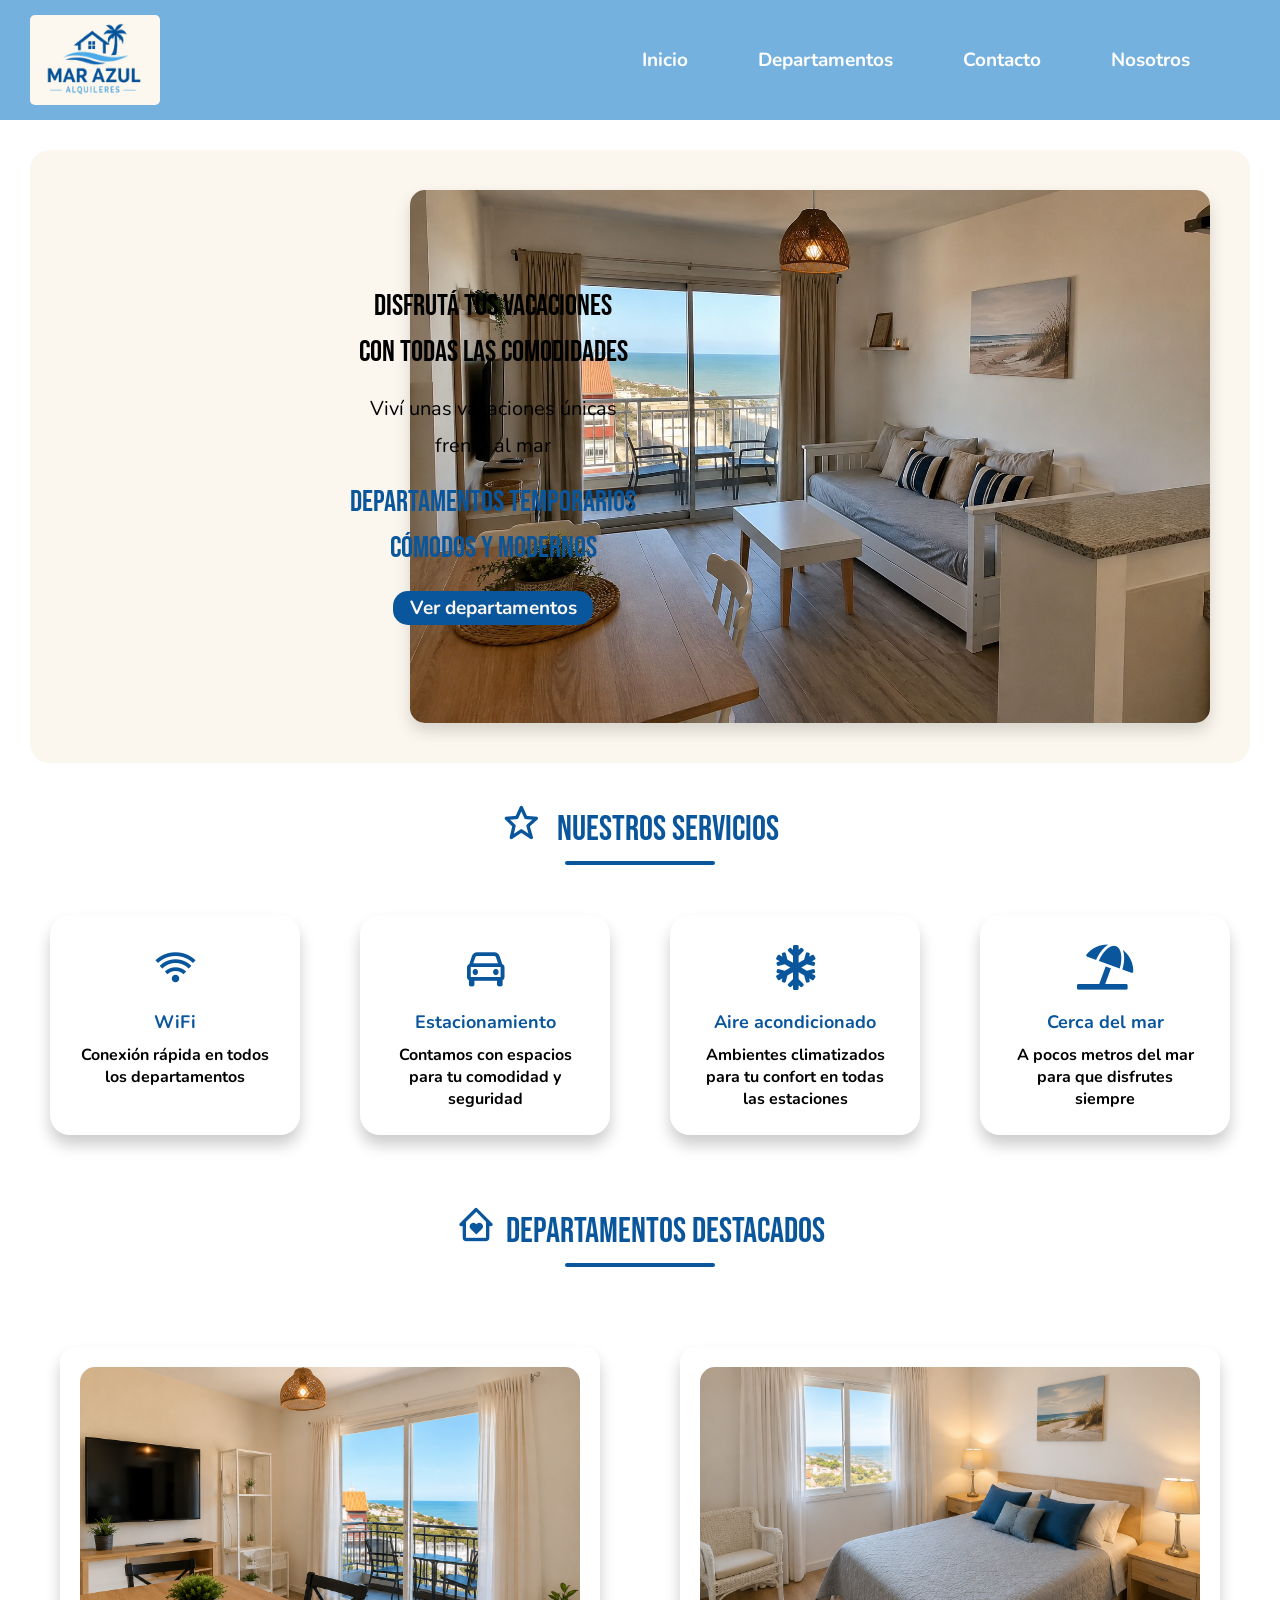
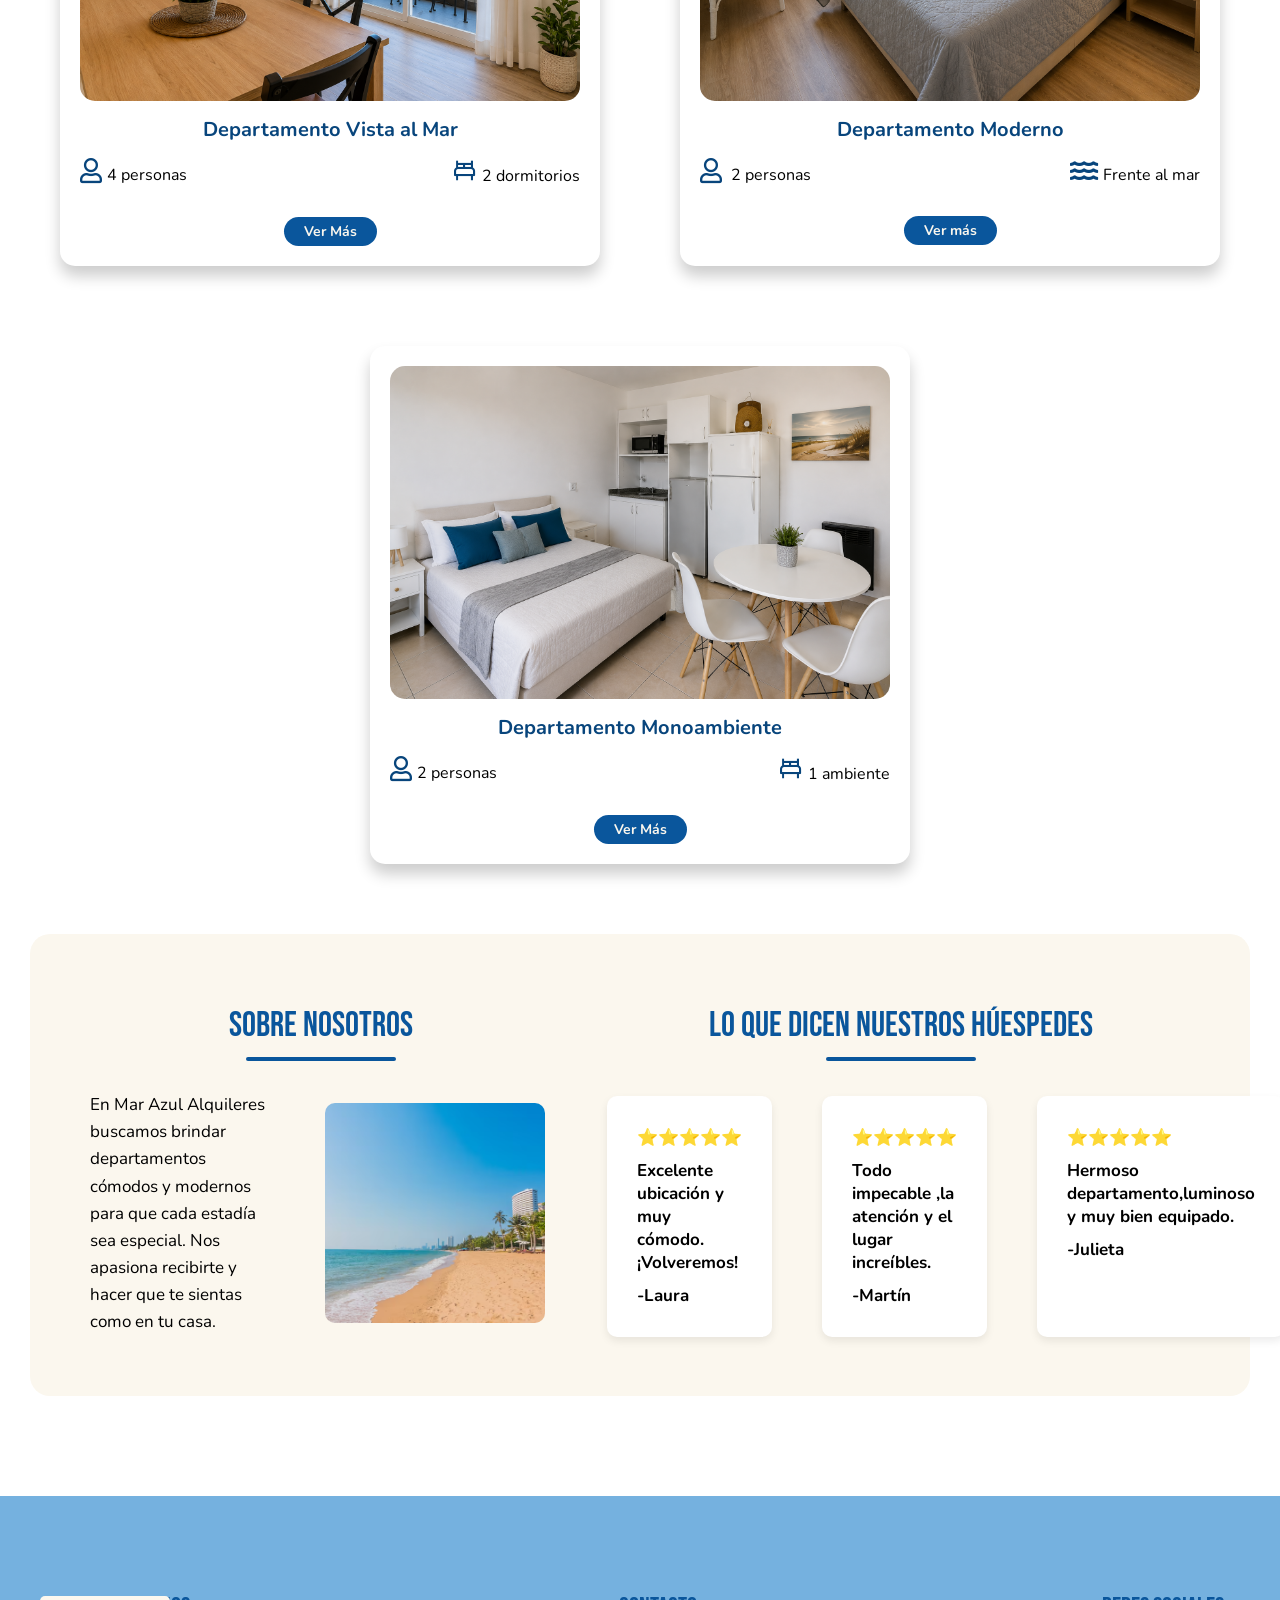
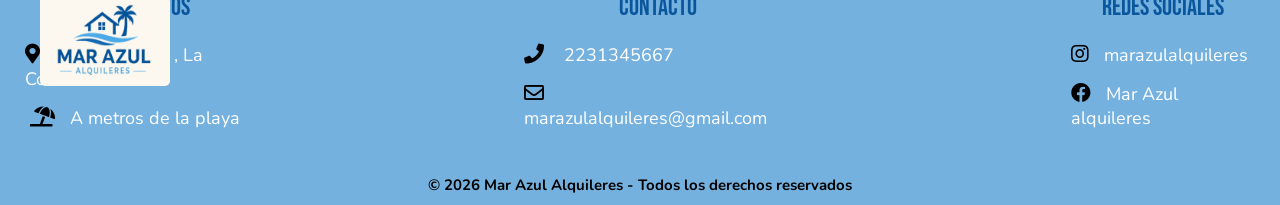
<file: index.html>
<!DOCTYPE html>
<html lang="es">

<head>
    <meta charset="UTF-8">
    <meta name="viewport" content="width=device-width, initial-scale=1.0">
    <title>Mar Azul - Departamentos - Inicio</title>

    <!--ICONOS-->
    <link href='https://unpkg.com/boxicons@2.1.4/css/boxicons.min.css' rel='stylesheet'>
    <link rel="stylesheet" href="https://cdnjs.cloudflare.com/ajax/libs/font-awesome/5.15.4/css/all.min.css">

    <!--ESTILOS CSS-->
    <link rel="stylesheet" href="styles.css">

    <!--TIPOGRAFÍAS DE GOOGLE FONTS-->
    <link href="https://fonts.googleapis.com/css2?family=Nunito:wght@400;700&display=swap" rel="stylesheet">
    <link href="https://fonts.googleapis.com/css2?family=Bebas+Neue&display=swap" rel="stylesheet">

    <!--FAVICON-->
    <link rel="icon" type="image/png" href="/img/favicon-96x96.png">
</head>

<body>

    <header>
        <nav>
            <!--LOGO-->
            <img src="/img/Logo.png" alt="Logo Mar Azul">

            <!--MENÚ DE NAVEGACIÓN-->
            <ul>
                <li>
                    <a href="index.html">Inicio</a>
                </li>

                <li>
                    <a href="departamentos.html">Departamentos</a>
                </li>

                <li>
                    <a href="contacto.html">Contacto</a>
                </li>

                <li>
                    <a href="nosotros.html">Nosotros</a>
                </li>

            </ul>
        </nav>
    </header>

    <html>
        <!--INICIO-->

        <section class="inicio">

            <div class="inicio-texto">

                <div class="texto1">
                    <p>Disfrutá tus vacaciones</p>
                    <p>con todas las comodidades</p>
                </div>

                <div class="texto2">
                    <p>Viví unas vacaciones únicas</p>
                    <p> frente al mar</p>
                </div>

                <div class="texto3">
                    <p>Departamentos temporarios</p>
                    <p>cómodos y modernos </p>
                </div>

                <a href="departamentos.html">Ver departamentos</a>
            </div>

            <div class="inicio-img">
                <img src="img/imagen-inicio.png" alt="departamento">
            </div>

        </section>


        <!--SERVICIOS-->

        <section class="servicios">

            <h1><i class='bx bx-star'></i> NUESTROS SERVICIOS</h1>

            <div class="contenedor-servicios">

                <!--SERVICIO 1-->
                <article class="servicio">

                    <i class='bx bx-wifi'></i>
                    <h4>WiFi</h4>
                    <p>Conexión rápida en todos los departamentos</p>

                </article>

                <!-- SERVICIO 2-->
                <article class="servicio">

                    <i class='bx bx-car'></i>
                    <h4>Estacionamiento</h4>
                    <p>Contamos con espacios para tu comodidad y seguridad</p>

                </article>

                <!--SERVICIO 3-->
                <article class="servicio">

                    <i class="fas fa-snowflake"></i>
                    <h4>Aire acondicionado</h4>
                    <p>Ambientes climatizados para tu confort en todas las estaciones</p>

                </article>


                <!--SERVICIO 4-->
                <article class="servicio">

                    <i class="fas fa-umbrella-beach"></i>
                    <h4>Cerca del mar </h4>
                    <p>A pocos metros del mar para que disfrutes siempre</p>

                </article>

            </div>

        </section>


        <!--DEPARTAMENTOS DESTACADOS-->

        <section class="departamentos-destacados">

            <h2><i class='bx bx-home-heart'></i>DEPARTAMENTOS DESTACADOS</h2>

            <div class="contenedor-deptodestacados">

                <!--DEPARTAMENTO 1-->

                <article class="depto-destacado">

                    <img src="/img/deptodestacado1.png" alt="Departamento destacado">

                    <div class="info-depto">

                        <h4>Departamento Vista al Mar</h4>

                        <div class="datos-depto">

                            <p><i class="far fa-user"></i>4 personas</p>

                            <p><i class='bx bx-bed'></i>2 dormitorios</p>

                        </div>

                        <a href="/Departamentos/vista_al_mar.html">Ver Más</a>
                    </div>

                </article>



                <!--DEPARTAMENTO 2-->

                <article class="depto-destacado">

                    <img src="/img/deptodestacado2.png" alt="Departamento destacado">

                    <div class="info-depto">

                        <h4>Departamento Moderno</h4>

                        <div class="datos-depto">

                            <p><i class="far fa-user"></i> 2 personas</p>

                            <p><i class="fas fa-water"></i>Frente al mar</p>

                        </div>

                        <a href="/Departamentos/moderno.html">Ver más</a>

                    </div>

                </article>


                <!--DEPARTAMENTO 3-->

                <article class="depto-destacado">

                    <img src="/img/deptodestacado3.png" alt="Departamento destacado">

                    <div class="info-depto">

                        <h4>Departamento Monoambiente</h4>

                        <div class="datos-depto">

                            <p><i class="far fa-user"></i>2 personas</p>

                            <p><i class='bx bx-bed'></i>1 ambiente</p>

                        </div>

                        <a href="/Departamentos/monoambiente.html">Ver Más</a>
                    </div>

                </article>

            </div>

        </section>


        <!--INFORMACIÓN PARA EL CLIENTE-->

        <section class="informacion-cliente">

            <!--SOBRE NOSOTROS-->

            <div class="sobre-nosotros">

                <h2>SOBRE NOSOTROS</h2>

                <div class="contenido-nosotros">

                    <p>En Mar Azul Alquileres buscamos brindar departamentos cómodos y modernos para que cada estadía
                        sea
                        especial.
                        Nos apasiona recibirte y hacer que te sientas como en tu casa.
                    </p>
                    <img src="/img/playa.png" alt="paisaje de playa">

                </div>

            </div>
          
        </main>

            <!--OPINIONES DE HÚESPEDES-->

            <div class="opiniones-huespedes">

                <h2>LO QUE DICEN NUESTROS HÚESPEDES</h2>

                <div class="contenedor-opiniones">

                    <!--HÚESPED 1 -->

                    <article class="huesped">
                        <p>⭐⭐⭐⭐⭐</p>
                        <p>Excelente ubicación y muy cómodo.¡Volveremos!</p>
                        <p>-Laura</p>
                    </article>

                    <!--HÚESPED 2 -->

                    <article class="huesped">
                        <p>⭐⭐⭐⭐⭐</p>
                        <p>Todo impecable ,la atención y el lugar increíbles.</p>
                        <p>-Martín</p>
                    </article>

                    <!--HÚESPED 3 -->

                    <article class="huesped">
                        <p>⭐⭐⭐⭐⭐</p>
                        <p>Hermoso departamento,luminoso y muy bien equipado.</p>
                        <p>-Julieta</p>

                    </article>

                </div>
            </div>
        </section>
    


    <!--PIE DE PÁGINA-->

    <footer>

        <!--LOGO-->

        <img src="/img/Logo.png" alt="Logo Mar Azul">

        <div class="footer">

            <!--UBICACIÓN-->

            <div class="footer-ubicacion">

                <h4>ENCONTRANOS</h4>

                <a href="#"><i class="fas fa-map-marker-alt"></i>San Clemente , La Costa</a>

                <p><i class="fas fa-umbrella-beach"></i>A metros de la playa</p>

            </div>

            <!--CONTACTO-->

            <div class="footer-contacto">

                <h4>CONTACTO</h4>

                <a href="#"><i class="fas fa-phone"></i> 2231345667</a>

                <a href="#"><i class="far fa-envelope"></i>marazulalquileres@gmail.com</a>

            </div>

            <!--REDES SOCIALES-->

            <div class="footer-redes">

                <h4>REDES SOCIALES</h4>

                <a href="#"><i class="fab fa-instagram"></i>marazulalquileres</a>

                <a href="#"><i class="fab fa-facebook"></i>Mar Azul alquileres</a>

            </div>

        </div>
        <p>© 2026 Mar Azul Alquileres - Todos los derechos reservados</p>

    </footer>
</body>

</html>
</file>
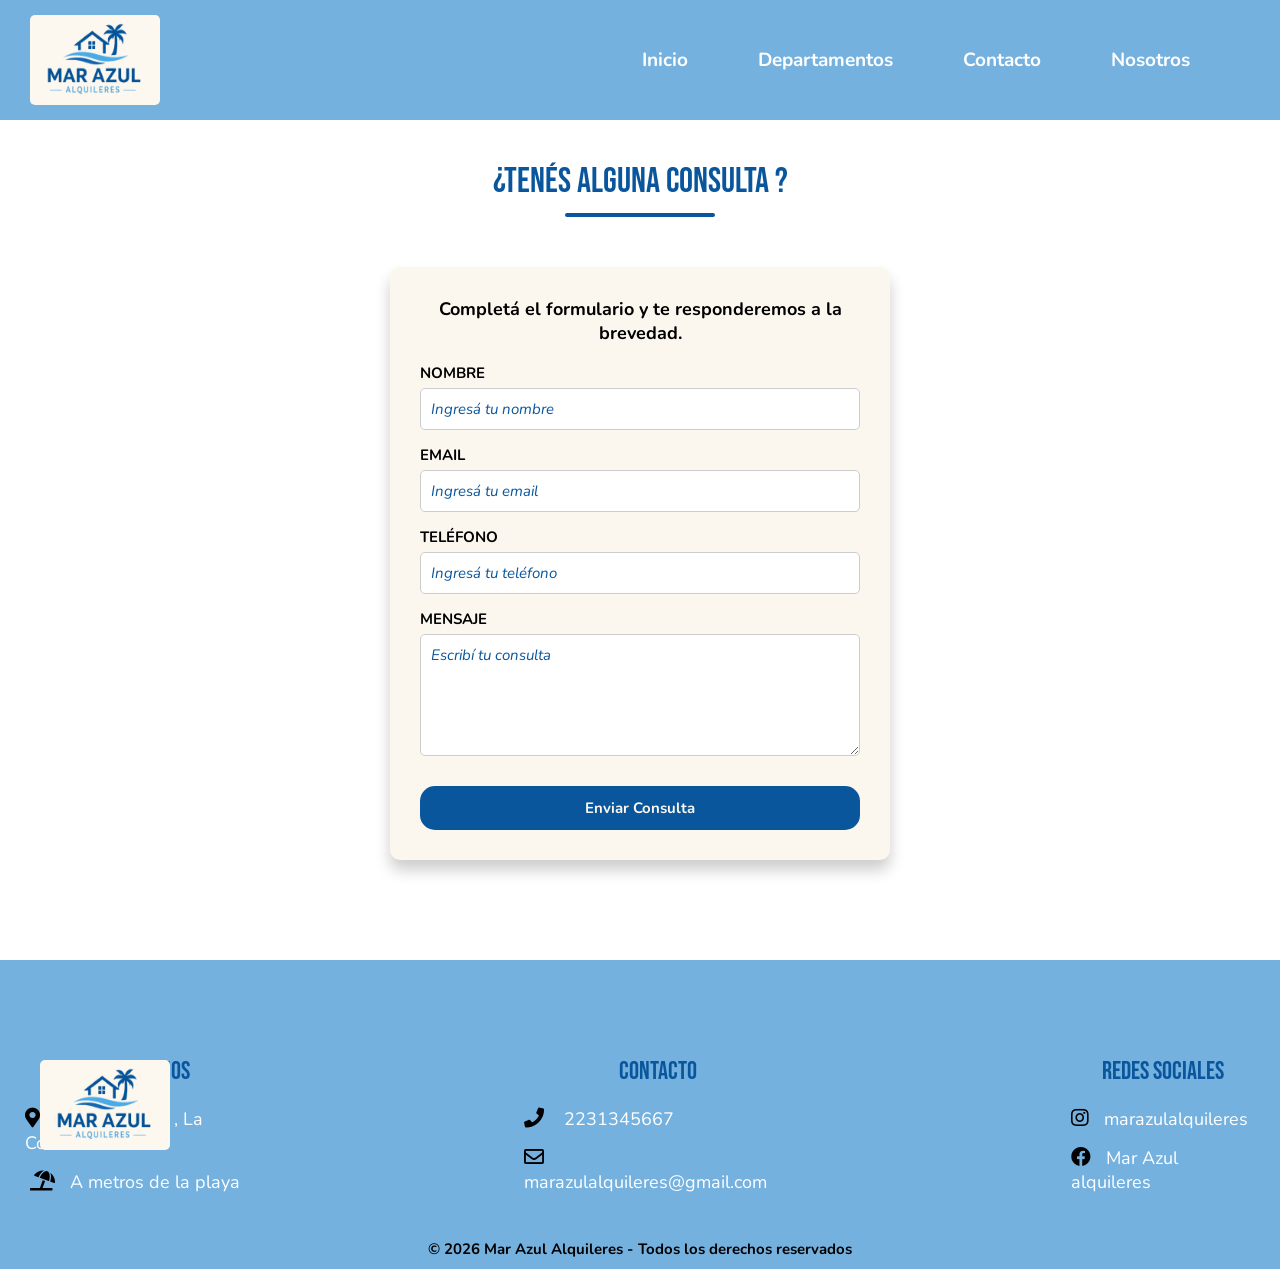
<file: contacto.html>
<!DOCTYPE html>
<html lang="es">

<head>
    <meta charset="UTF-8">
    <meta name="viewport" content="width=device-width, initial-scale=1.0">
    <title>Mar Azul - Departamentos - Contacto</title>

    <!--ICONOS-->
    <link href='https://unpkg.com/boxicons@2.1.4/css/boxicons.min.css' rel='stylesheet'>
    <link rel="stylesheet" href="https://cdnjs.cloudflare.com/ajax/libs/font-awesome/5.15.4/css/all.min.css">

     <!--ESTILOS CSS-->
    <link rel="stylesheet" href="styles.css">

    <!--TIPOGRAFÍAS DE GOOGLE FONTS-->
    <link href="https://fonts.googleapis.com/css2?family=Nunito:wght@400;700&display=swap" rel="stylesheet">
    <link href="https://fonts.googleapis.com/css2?family=Bebas+Neue&display=swap" rel="stylesheet">

    <!--FAVICON-->
    <link rel="icon" type="image/png" href="/img/favicon-96x96.png">

</head>

<body>

    <header>
        <nav>
            <!--LOGO-->
            <img src="/img/Logo.png" alt="Logo Mar Azul">

            <!--MENÚ DE NAVEGACIÓN-->
            <ul>
                <li>
                    <a href="index.html">Inicio</a>
                </li>

                <li>
                    <a href="departamentos.html">Departamentos</a>
                </li>

                <li>
                    <a href="contacto.html">Contacto</a>
                </li>

                <li>
                    <a href="nosotros.html">Nosotros</a>
                </li>

            </ul>
        </nav>
    </header>



    <main>

        <!--FORMULARIO DE CONSULTAS-->

        <section class="contacto">

            <form action="#" method="post" >

                <h1>¿Tenés alguna consulta ?</h1>

                <div class="formulario-contacto">
                <p class="texto-formulario">Completá el formulario y te responderemos a la brevedad.</p>

                <!--NOMBRE-->
                 
                <label for="name">Nombre</label>
                <input type="text" id="nombre" placeholder="Ingresá tu nombre" required>

                <!--EMAIL-->

                <label for="email">Email</label>
                <input type="email" id="email" placeholder="Ingresá tu email" required>

                <!--TELÉFONO-->

                <label for="telefono">Teléfono</label>
                <input type="tel" id="telefono" placeholder="Ingresá tu teléfono">

                <!--MENSAJE-->

                <label for="mensaje">Mensaje</label>

                <textarea id="mensaje" placeholder="Escribí tu consulta" rows="5"></textarea>

                <!--BOTÓN-->

                <button type="submit">Enviar Consulta</button>

                </div>
            </form>

        </section>
    </main>


     <!--PIE DE PÁGINA-->

    <footer>

        <!--LOGO-->

        <img src="/img/Logo.png" alt="Logo Mar Azul">

        <div class="footer">

            <!--UBICACIÓN-->

            <div class="footer-ubicacion">

                <h4>ENCONTRANOS</h4>

                <a href="#"><i class="fas fa-map-marker-alt"></i>San Clemente , La Costa</a>

                <p><i class="fas fa-umbrella-beach"></i>A metros de la playa</p>

            </div>

            <!--CONTACTO-->

            <div class="footer-contacto">

                <h4>CONTACTO</h4>

                <a href="#"><i class="fas fa-phone"></i> 2231345667</a>

                <a href="#"><i class="far fa-envelope"></i>marazulalquileres@gmail.com</a>

            </div>

            <!--REDES SOCIALES-->

            <div class="footer-redes">

                <h4>REDES SOCIALES</h4>

                <a href="#"><i class="fab fa-instagram"></i>marazulalquileres</a>

                <a href="#"><i class="fab fa-facebook"></i>Mar Azul alquileres</a>

            </div>

        </div>
        <p>© 2026 Mar Azul Alquileres - Todos los derechos reservados</p>

    </footer>
</body>

</html>
</file>
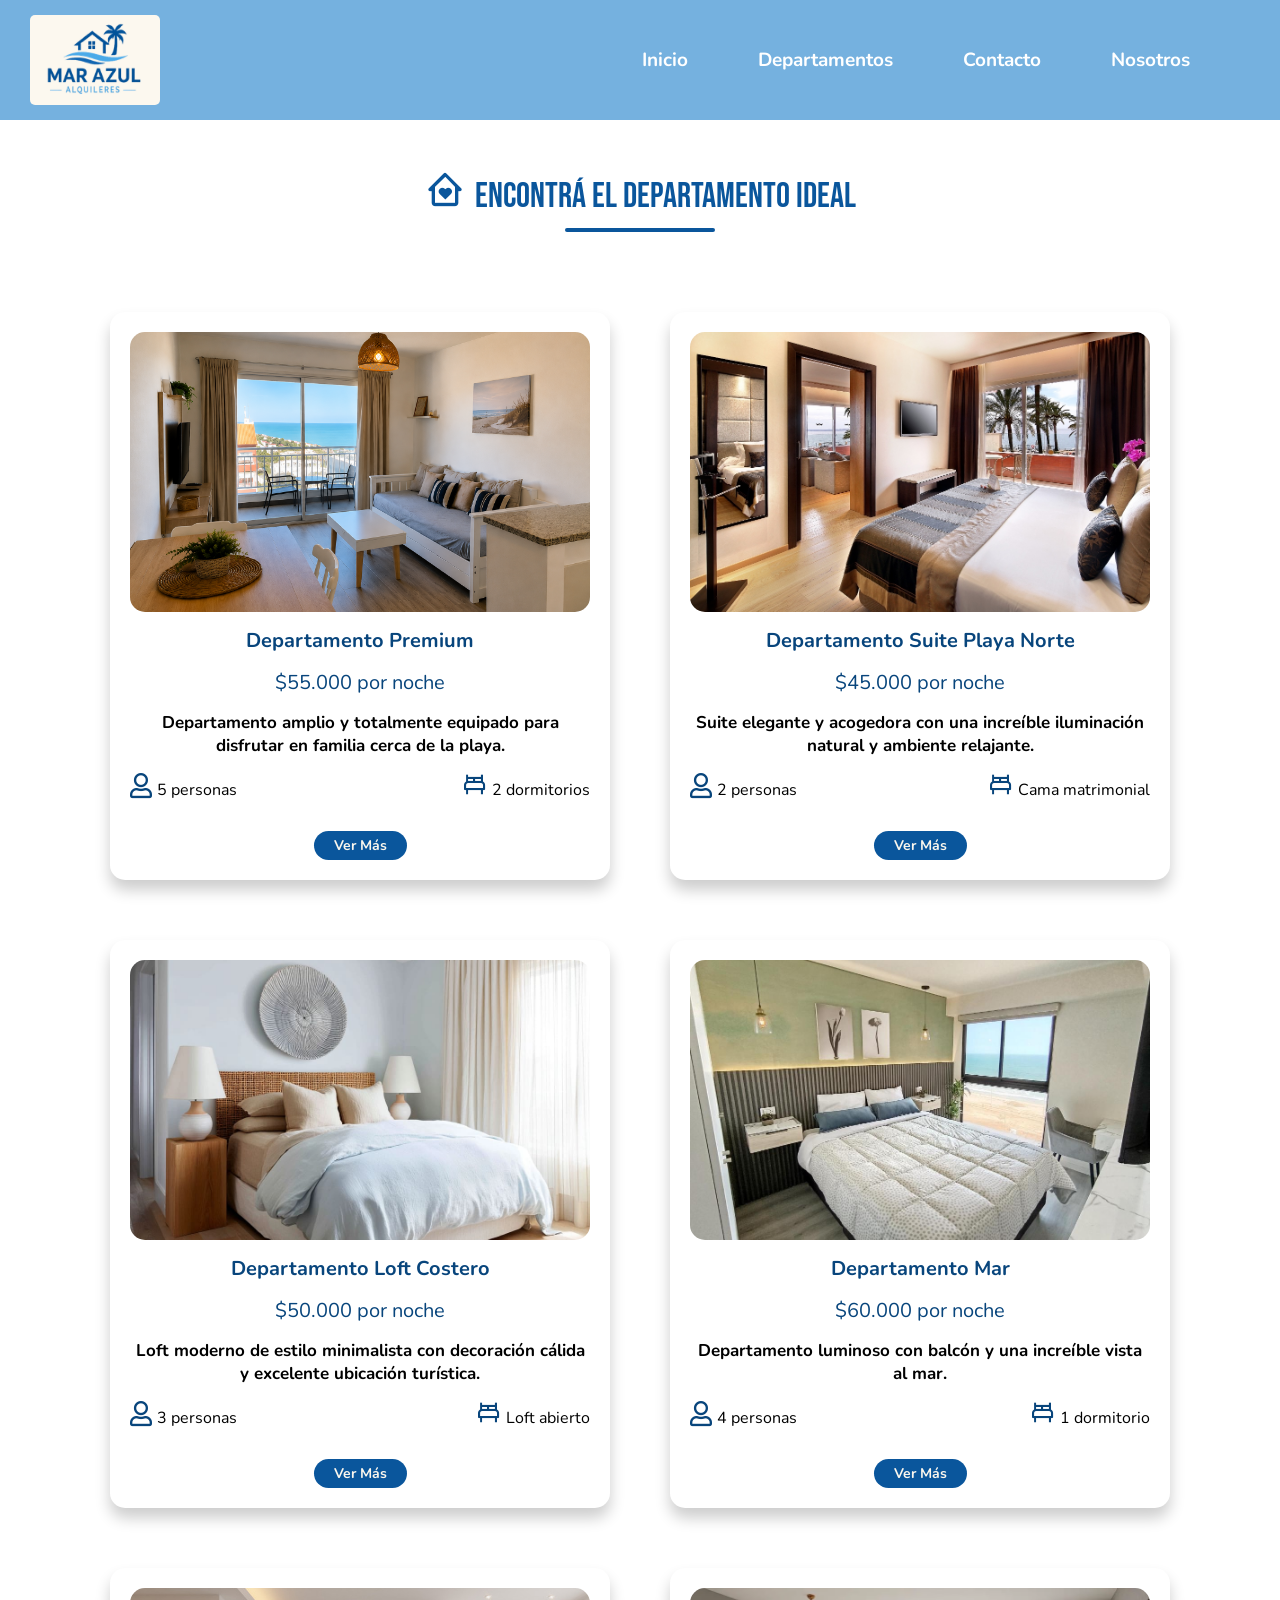
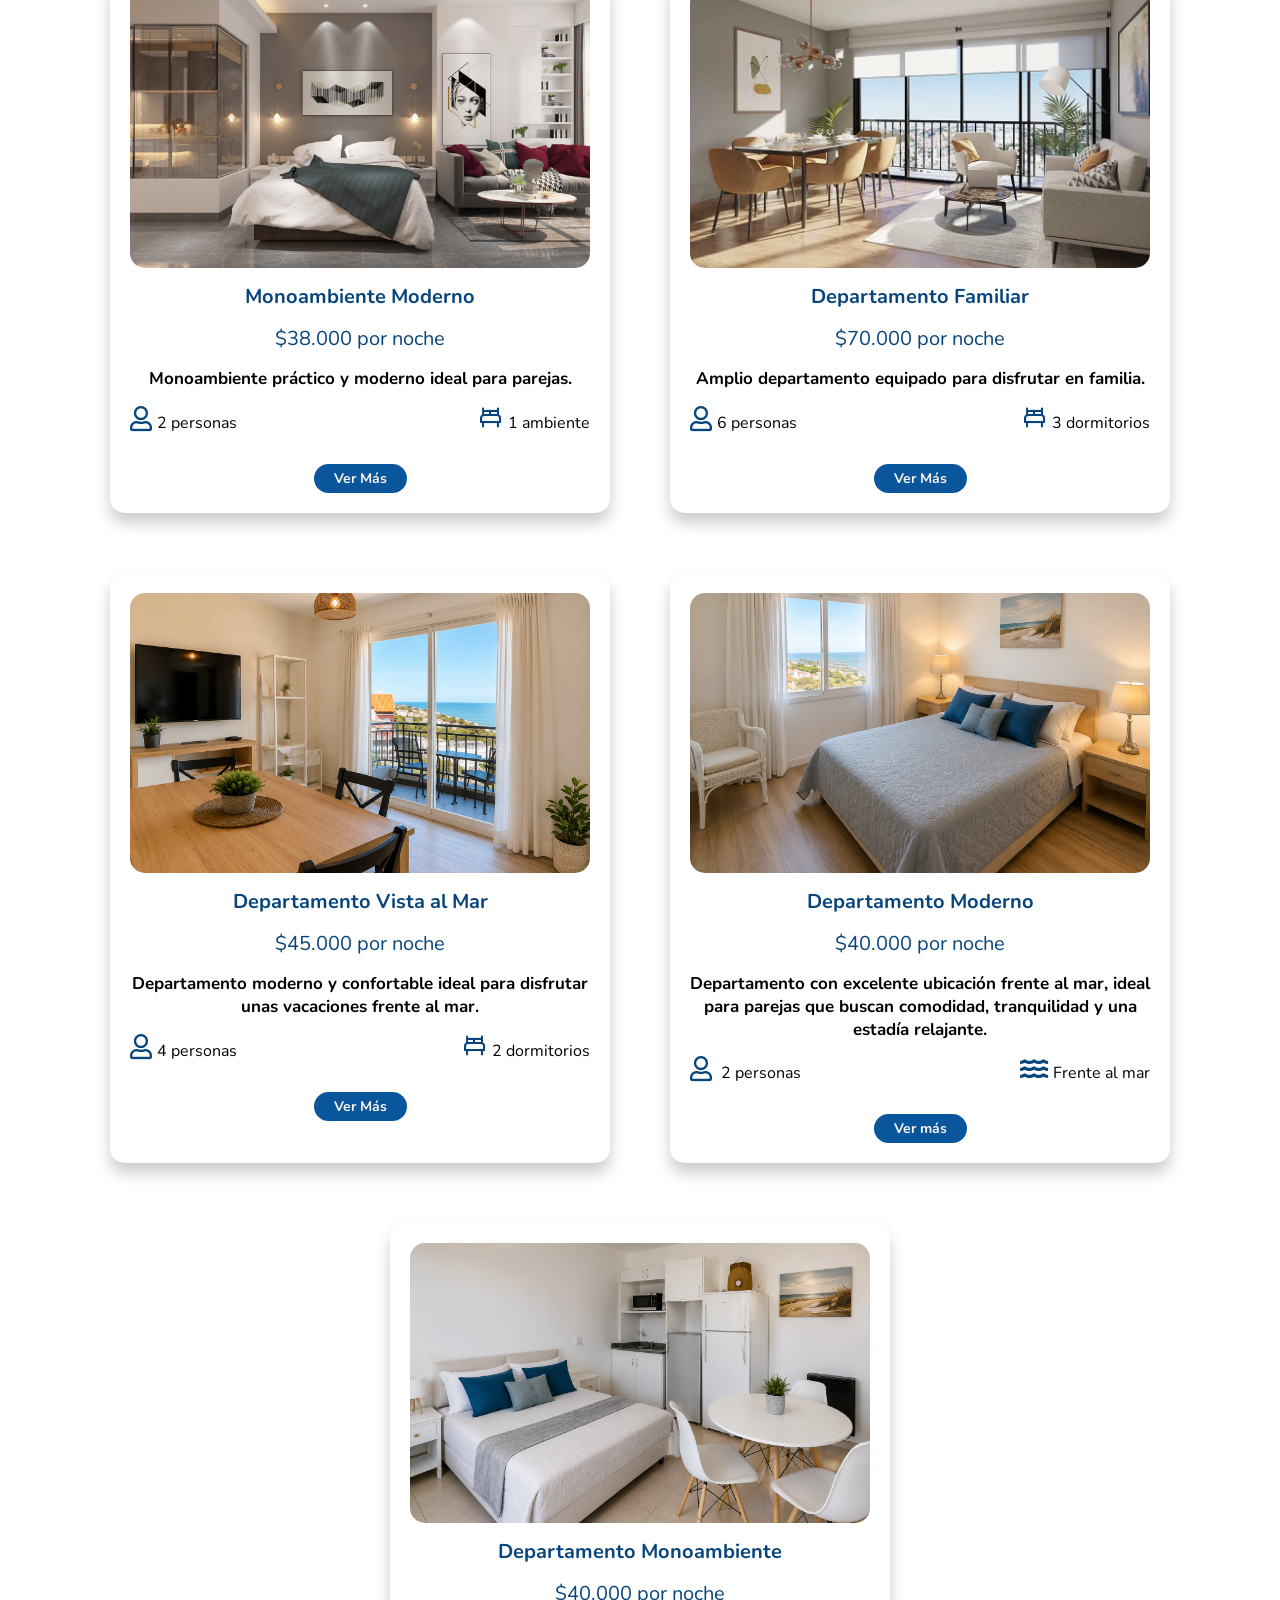
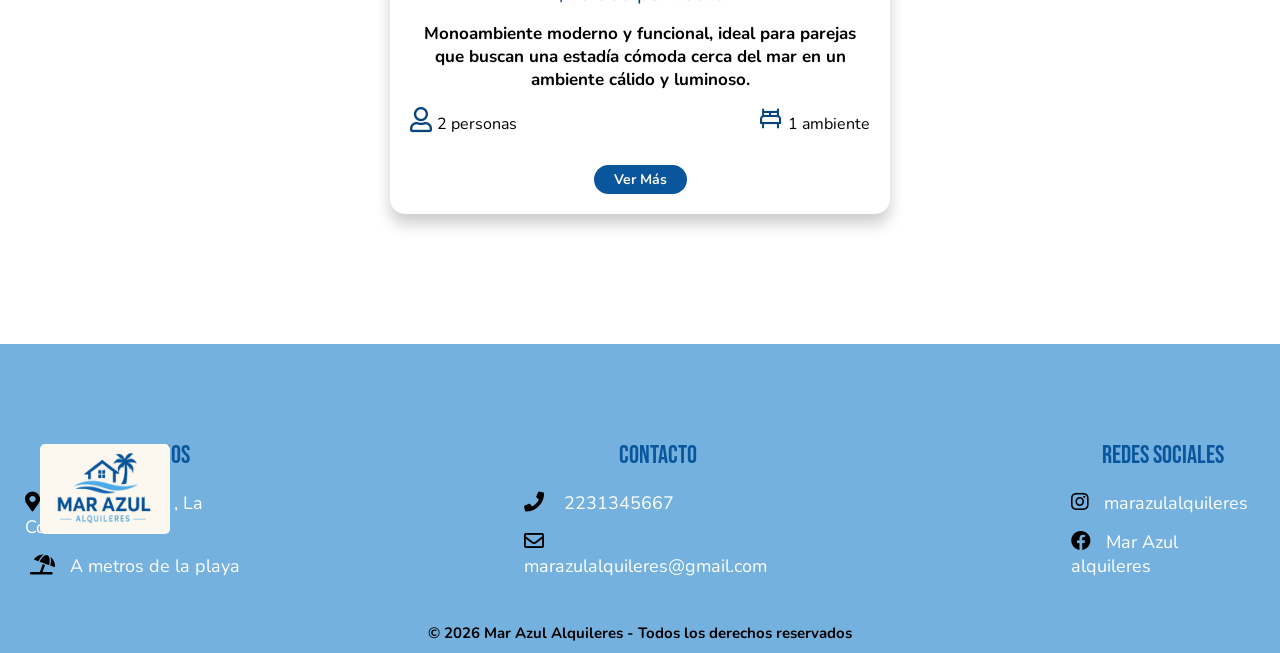
<file: departamentos.html>
<!DOCTYPE html>
<html lang="es">

<head>
    <meta charset="UTF-8">
    <meta name="viewport" content="width=device-width, initial-scale=1.0">
    <title>Mar Azul - Departamentos</title>

    <!--ICONOS-->
    <link href='https://unpkg.com/boxicons@2.1.4/css/boxicons.min.css' rel='stylesheet'>
    <link rel="stylesheet" href="https://cdnjs.cloudflare.com/ajax/libs/font-awesome/5.15.4/css/all.min.css">

    <!--ESTILOS CSS-->
    <link rel="stylesheet" href="styles.css">

    <!--TIPOGRAFÍAS DE GOOGLE FONTS-->
    <link href="https://fonts.googleapis.com/css2?family=Nunito:wght@400;700&display=swap" rel="stylesheet">
    <link href="https://fonts.googleapis.com/css2?family=Bebas+Neue&display=swap" rel="stylesheet">

    <!--FAVICON-->
    <link rel="icon" type="image/png" href="/img/favicon-96x96.png">

</head>

<body>


    <header>
        <nav>
            <!--LOGO-->
            <img src="/img/Logo.png" alt="Logo Mar Azul">

            <!--MENÚ DE NAVEGACIÓN-->
            <ul>
                <li>
                    <a href="index.html">Inicio</a>
                </li>

                <li>
                    <a href="departamentos.html">Departamentos</a>
                </li>

                <li>
                    <a href="contacto.html">Contacto</a>
                </li>

                <li>
                    <a href="nosotros.html">Nosotros</a>
                </li>

            </ul>
        </nav>
    </header>


    <main>

        <!--DEPARTAMENTOS-->

        <section class="departamentos">

            <h1><i class='bx bx-home-heart'></i>ENCONTRÁ EL DEPARTAMENTO IDEAL</h1>

            <div class="contenedor-departamentos">

                <!--DEPARTAMENTO-->

                <article class="departamento">

                    <img src="/img/departamentopremiun.png" alt="Departamento Premium">

                    <div class="info-depto">

                        <h4>Departamento Premium</h4>

                        <p class="precio">$55.000 por noche</p>

                        <p class="depto-descripcion">
                            Departamento amplio y totalmente equipado para disfrutar en familia cerca de la playa.
                        </p>

                        <div class="datos-depto">

                            <p><i class="far fa-user"></i>5 personas</p>

                            <p><i class='bx bx-bed'></i>2 dormitorios</p>

                        </div>
                        <a href="/Departamentos/premiun.html">Ver Más</a>

                    </div>

                </article>

                <!--DEPARTAMENTO-->

                <article class="departamento">

                    <img src="/img/suiteplayanorte.png" alt="Departamento Suite Playa Norte">

                    <div class="info-depto">

                        <h4>Departamento Suite Playa Norte</h4>

                        <p class="precio">$45.000 por noche</p>

                        <p class="depto-descripcion">
                            Suite elegante y acogedora con una increíble iluminación natural y ambiente relajante.
                        </p>
                         
                        <div class="datos-depto">

                        <p><i class="far fa-user"></i>2 personas</p>

                        <p><i class='bx bx-bed'></i>Cama matrimonial</p>

                        </div>

                        <a href="/Departamentos/suite_playa_norte.html">Ver Más</a>

                    </div>

                </article>


                <!--DEPARTAMENTO-->

                <article class="departamento">

                    <img src="/img/loftcostero.png" alt="Departamento Loft Costero">

                    <div class="info-depto">

                        <h4>Departamento Loft Costero</h4>
                        <p class="precio">$50.000 por noche</p>

                        <p class="depto-descripcion">
                            Loft moderno de estilo minimalista con decoración cálida y excelente ubicación turística.
                        </p>

                        <div class="datos-depto">

                        <p><i class="far fa-user"></i>3 personas</p>

                        <p><i class='bx bx-bed'></i>Loft abierto</p>

                        </div>

                        <a href="/Departamentos/loft_costero.html">Ver Más</a>

                    </div>

                </article>


                <!--DEPARTAMENTO-->
                <article class="departamento">

                    <img src="/img/Departamentovistaalmar.jpg" alt="Departamento  Mar">

                    <div class="info-depto">

                        <h4>Departamento  Mar</h4>

                        <p class="precio">$60.000 por noche</p>

                        <p class="depto-descripcion">
                            Departamento luminoso con balcón y una increíble vista al mar.
                        </p>

                        <div class="datos-depto">

                        <p><i class="far fa-user"></i>4 personas</p>

                        <p><i class='bx bx-bed'></i>1 dormitorio</p>

                        </div>

                        <a href="/Departamentos/mar.html">Ver Más</a>

                    </div>

                </article>


                <!--DEPARTAMENTO-->
                <article class="departamento">

                    <img src="/img/Monoambientemoderno.jpg" alt="Monoambiente Moderno">

                    <div class="info-depto">

                        <h4>Monoambiente Moderno</h4>

                        <p class="precio">$38.000 por noche</p>

                        <p class="depto-descripcion">
                            Monoambiente práctico y moderno ideal para parejas.
                        </p>
                         
                        <div class="datos-depto">

                        <p><i class="far fa-user"></i>2 personas</p>

                        <p><i class='bx bx-bed'></i>1 ambiente</p>

                        </div>

                        <a href="/Departamentos/monoambiente_moderno.html">Ver Más</a>

                    </div>

                </article>



                <!--DEPARTAMENTO-->
                <article class="departamento">

                    <img src="/img/departamentofamiliar.png" alt="Departamento Familiar">

                    <div class="info-depto">

                        <h4>Departamento Familiar</h4>

                        <p class="precio">$70.000 por noche</p>

                        <p class="depto-descripcion ">

                            Amplio departamento equipado para disfrutar en familia.
                        </p>
                        
                        <div class="datos-depto">

                        <p><i class="far fa-user"></i>6 personas</p>

                        <p><i class='bx bx-bed'></i>3 dormitorios</p>

                        </div>

                        <a href="/Departamentos/familiar.html">Ver Más</a>

                    </div>

                </article>


                <!--DEPARTAMENTO -->

                <article class="departamento">

                    <img src="/img/deptodestacado1.png" alt="Departamento Vista al Mar">

                    <div class="info-depto">

                        <h4>Departamento Vista al Mar</h4>

                        <p class="precio">$45.000 por noche</p>

                        <p class="depto-descripcion">
                            Departamento moderno y confortable ideal para disfrutar unas vacaciones frente al mar.
                        </p>
                        
                        <div class="datos-depto">

                        <p><i class="far fa-user"></i>4 personas</p>

                        <p><i class='bx bx-bed'></i>2 dormitorios</p>

                        </div>

                        <a href="/Departamentos/vista_al_mar.html">Ver Más</a>
                    </div>

                </article>


                <!--DEPARTAMENTO -->

                <article class="departamento">

                    <img src="/img/deptodestacado2.png" alt="Departamento Moderno">

                    <div class="info-depto">

                        <h4>Departamento Moderno</h4>

                        <p class="precio">$40.000 por noche</p>

                        <p class="depto-descripcion" >
                            Departamento con excelente ubicación frente al mar, ideal para parejas que buscan
                            comodidad, tranquilidad y una estadía relajante.
                        </p>
                         
                        <div class="datos-depto">

                        <p><i class="far fa-user"></i> 2 personas</p>

                        <p><i class="fas fa-water"></i>Frente al mar</p>

                        </div>

                        <a href="/Departamentos/moderno.html">Ver más</a>

                    </div>

                </article>

                <!--DEPARTAMENTO -->

                <article class="departamento">

                    <img src="/img/deptodestacado3.png" alt="Departamento Monoambiente">

                    <div class="info-depto">

                        <h4>Departamento Monoambiente</h4>

                        <p class="precio">$40.000 por noche</p>

                        <p class="depto-descripcion">
                            Monoambiente moderno y funcional, ideal para parejas que buscan una estadía cómoda cerca del
                            mar en un ambiente cálido y luminoso.
                        </p>
                        
                        <div class="datos-depto">

                        <p><i class="far fa-user"></i>2 personas</p>

                        <p><i class='bx bx-bed'></i>1 ambiente</p>

                        </div>

                        <a href="/Departamentos/monoambiente.html">Ver Más</a>
                    </div>

                </article>
            </div>


        </section>

    </main>


    <!--PIE DE PÁGINA-->

    <footer>

        <!--LOGO-->

        <img src="/img/Logo.png" alt="Logo Mar Azul">

        <div class="footer">

            <!--UBICACIÓN-->

            <div class="footer-ubicacion">

                <h4>ENCONTRANOS</h4>

                <a href="#"><i class="fas fa-map-marker-alt"></i>San Clemente , La Costa</a>

                <p><i class="fas fa-umbrella-beach"></i>A metros de la playa</p>

            </div>

            <!--CONTACTO-->

            <div class="footer-contacto">

                <h4>CONTACTO</h4>

                <a href="#"><i class="fas fa-phone"></i> 2231345667</a>

                <a href="#"><i class="far fa-envelope"></i>marazulalquileres@gmail.com</a>

            </div>

            <!--REDES SOCIALES-->

            <div class="footer-redes">

                <h4>REDES SOCIALES</h4>

                <a href="#"><i class="fab fa-instagram"></i>marazulalquileres</a>

                <a href="#"><i class="fab fa-facebook"></i>Mar Azul alquileres</a>

            </div>

        </div>
        <p>© 2026 Mar Azul Alquileres - Todos los derechos reservados</p>

    </footer>

</body>

</html>
</file>
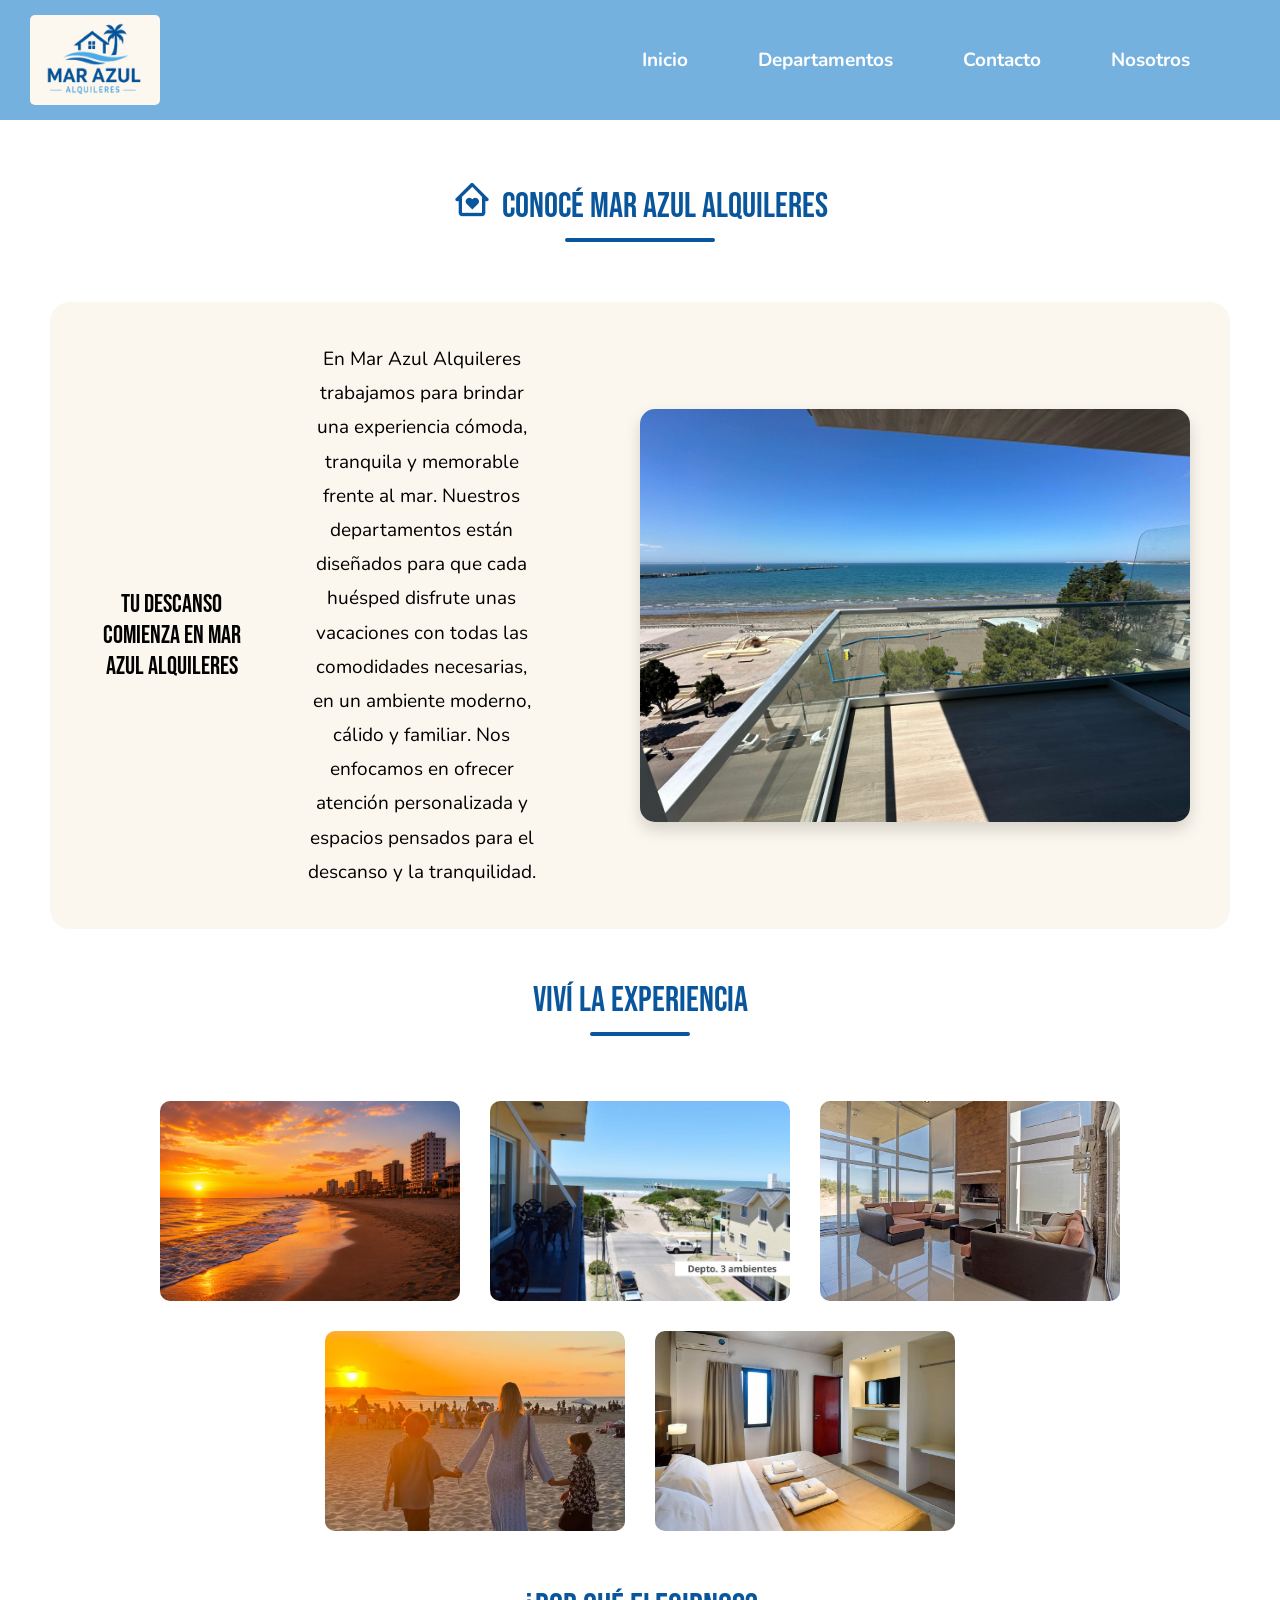
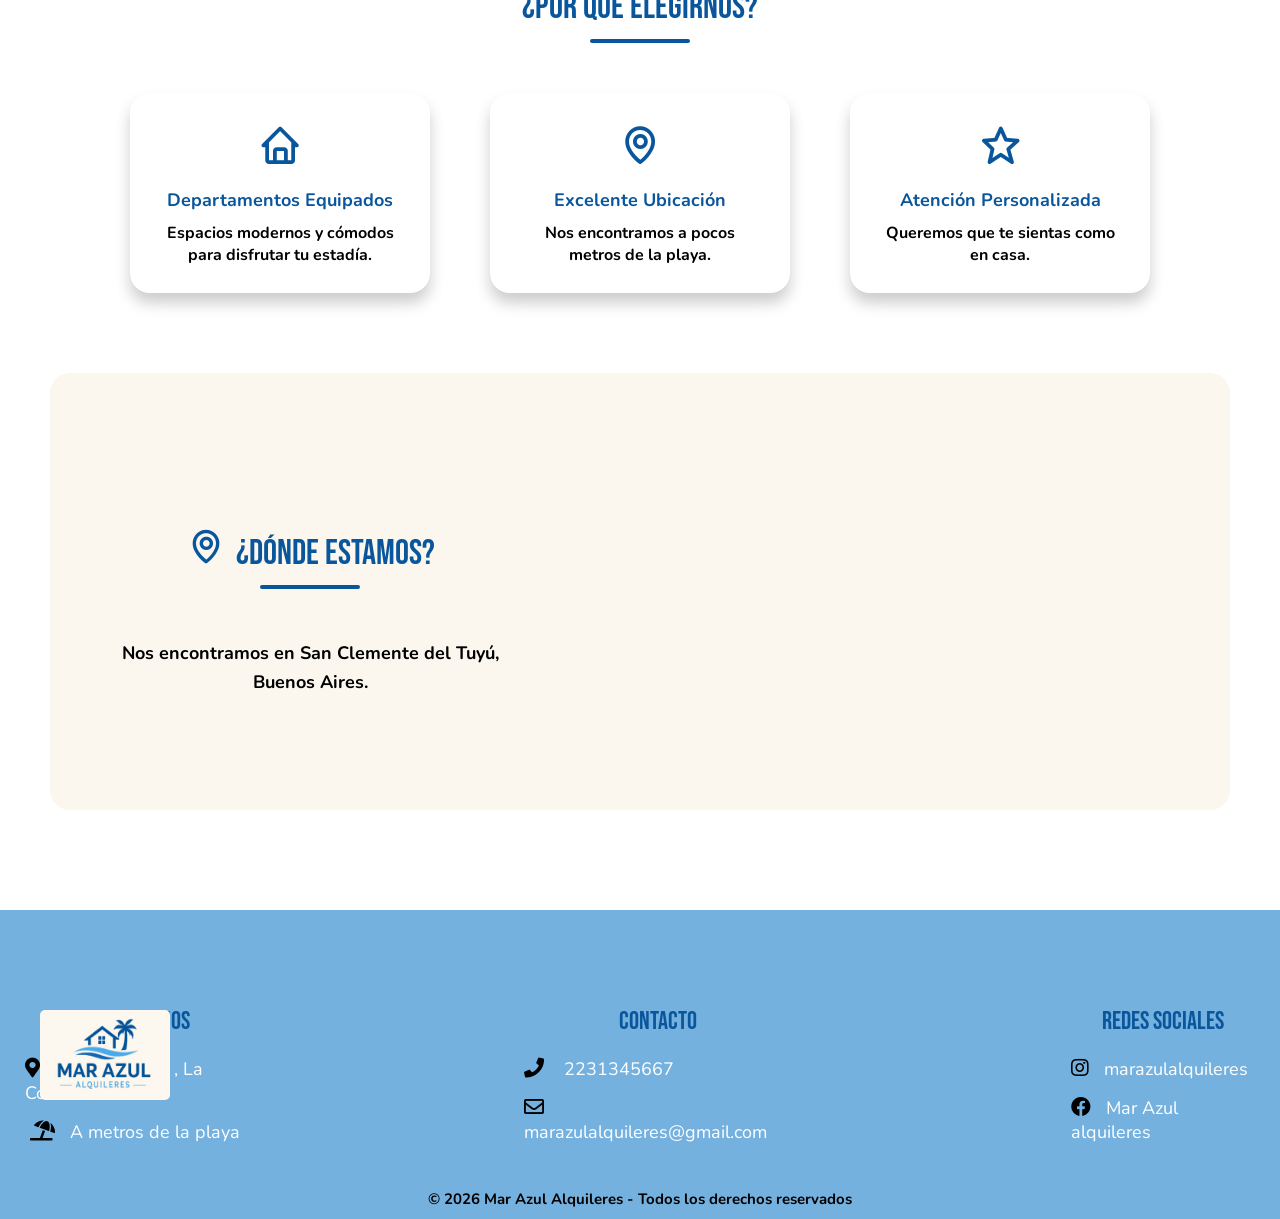
<file: nosotros.html>
<!DOCTYPE html>
<html lang="es">

<head>
    <meta charset="UTF-8">
    <meta name="viewport" content="width=device-width, initial-scale=1.0">
    <title>Mar Azul - Departamentos- Nosotros</title>

    <!--ICONOS-->
    <link href='https://unpkg.com/boxicons@2.1.4/css/boxicons.min.css' rel='stylesheet'>
    <link rel="stylesheet" href="https://cdnjs.cloudflare.com/ajax/libs/font-awesome/5.15.4/css/all.min.css">

    <!--ESTILOS CSS-->
    <link rel="stylesheet" href="styles.css">

    <!--TIPOGRAFÍAS DE GOOGLE FONTS-->
    <link href="https://fonts.googleapis.com/css2?family=Nunito:wght@400;700&display=swap" rel="stylesheet">
    <link href="https://fonts.googleapis.com/css2?family=Bebas+Neue&display=swap" rel="stylesheet">

    <!--FAVICON-->
    <link rel="icon" type="image/png" href="/img/favicon-96x96.png">

</head>

<body>

    <header>
        <nav>
            <!--LOGO-->
            <img src="/img/Logo.png" alt="Logo Mar Azul">

            <!--MENÚ DE NAVEGACIÓN-->
            <ul>
                <li>
                    <a href="index.html">Inicio</a>
                </li>

                <li>
                    <a href="departamentos.html">Departamentos</a>
                </li>

                <li>
                    <a href="contacto.html">Contacto</a>
                </li>

                <li>
                    <a href="nosotros.html">Nosotros</a>
                </li>

            </ul>
        </nav>
    </header>




    <main>

        <!--NOSOTROS-->

        <section class="nosotros">


            <h1><i class='bx bx-home-heart'></i>Conocé Mar Azul Alquileres</h1>

            <div class="contenedor-nosotros">

                <h2 class="frase">
                    Tu descanso comienza en Mar Azul Alquileres
                </h2>

                <p class="texto-nosotros">


                    En Mar Azul Alquileres trabajamos para brindar una experiencia
                    cómoda, tranquila y memorable frente al mar.
                    Nuestros departamentos están diseñados para que cada huésped
                    disfrute unas vacaciones con todas las comodidades necesarias,
                    en un ambiente moderno, cálido y familiar.
                    Nos enfocamos en ofrecer atención personalizada y espacios
                    pensados para el descanso y la tranquilidad.
                </p>

                <img src="img/depto-vistaalmar.jpg" alt="Departamento con vista al mar">
            </div>


        </section>

        <!-- GALERÍA -->

        <section class="galeria">

            <h2>Viví la experiencia</h2>

            <div class="contenedor-galeria">

                <img src="/img/atardecer.png" alt="Atardecer">
                <img src="/img/depto.jpg" alt="Departamento">
                <img src="/img/sala.jpg" alt="Sala">
                <img src="/img/familia.avif" alt="Foto de familia">
                <img src="/img/dormitorio.jpg" alt="Dormitorio">

            </div>

        </section>


        <!--POR QUÉ ELEGIRNOS-->

        <section class="elegirnos">

            <h2>¿Por qué elegirnos?</h2>

            <div class="contenedor-elegirnos">

                <!--CARD 1-->

                <article class="card-elegir">

                    <i class='bx bx-home'></i>

                    <h4>Departamentos Equipados</h4>

                    <p>
                        Espacios modernos y cómodos para disfrutar tu estadía.
                    </p>

                </article>


                <!--CARD 2-->

                <article class="card-elegir">

                    <i class='bx bx-map'></i>

                    <h4>Excelente Ubicación</h4>

                    <p>
                        Nos encontramos a pocos metros de la playa.
                    </p>

                </article>


                <!--CARD 3-->

                <article class="card-elegir">

                    <i class='bx bx-star'></i>

                    <h4>Atención Personalizada</h4>

                    <p>
                        Queremos que te sientas como en casa.
                    </p>

                </article>

            </div>

        </section>

        <!--UBICACIÓN-->

        <section class="ubicacion">

            <div class="texto-ubicacion">

                <h2><i class='bx bx-map'></i>¿Dónde estamos?</h2>

                <p>
                    Nos encontramos en San Clemente del Tuyú, Buenos Aires.
                </p>

            </div>
            <div class="mapa">

                <iframe
                    src="https://www.google.com/maps/embed?pb=!1m18!1m12!1m3!1d51402.68050467471!2d-56.718513512062735!3d-36.36883120450529!2m3!1f0!2f0!3f0!3m2!1i1024!2i768!4f13.1!3m3!1m2!1s0x959c1b18461b0a27%3A0xd06f9847d9e161fa!2sSan%20Clemente%20del%20Tuyu%2C%20Provincia%20de%20Buenos%20Aires!5e0!3m2!1ses!2sar!4v1779393906930!5m2!1ses!2sar"
                    width="100%" height="350" style="border:0;" allowfullscreen="" loading="lazy"
                    referrerpolicy="no-referrer-when-downgrade"></iframe>
            </div>

        </section>

        <!--FRASE FINAL-->



    </main>

    <!--PIE DE PÁGINA-->

    <footer>

        <!--LOGO-->

        <img src="/img/Logo.png" alt="Logo Mar Azul">

        <div class="footer">

            <!--UBICACIÓN-->

            <div class="footer-ubicacion">

                <h4>ENCONTRANOS</h4>

                <a href="#"><i class="fas fa-map-marker-alt"></i>San Clemente , La Costa</a>

                <p><i class="fas fa-umbrella-beach"></i>A metros de la playa</p>

            </div>

            <!--CONTACTO-->

            <div class="footer-contacto">

                <h4>CONTACTO</h4>

                <a href="#"><i class="fas fa-phone"></i> 2231345667</a>

                <a href="#"><i class="far fa-envelope"></i>marazulalquileres@gmail.com</a>

            </div>

            <!--REDES SOCIALES-->

            <div class="footer-redes">

                <h4>REDES SOCIALES</h4>

                <a href="#"><i class="fab fa-instagram"></i>marazulalquileres</a>

                <a href="#"><i class="fab fa-facebook"></i>Mar Azul alquileres</a>

            </div>

        </div>
        <p>© 2026 Mar Azul Alquileres - Todos los derechos reservados</p>

    </footer>
</body>

</html>
</file>
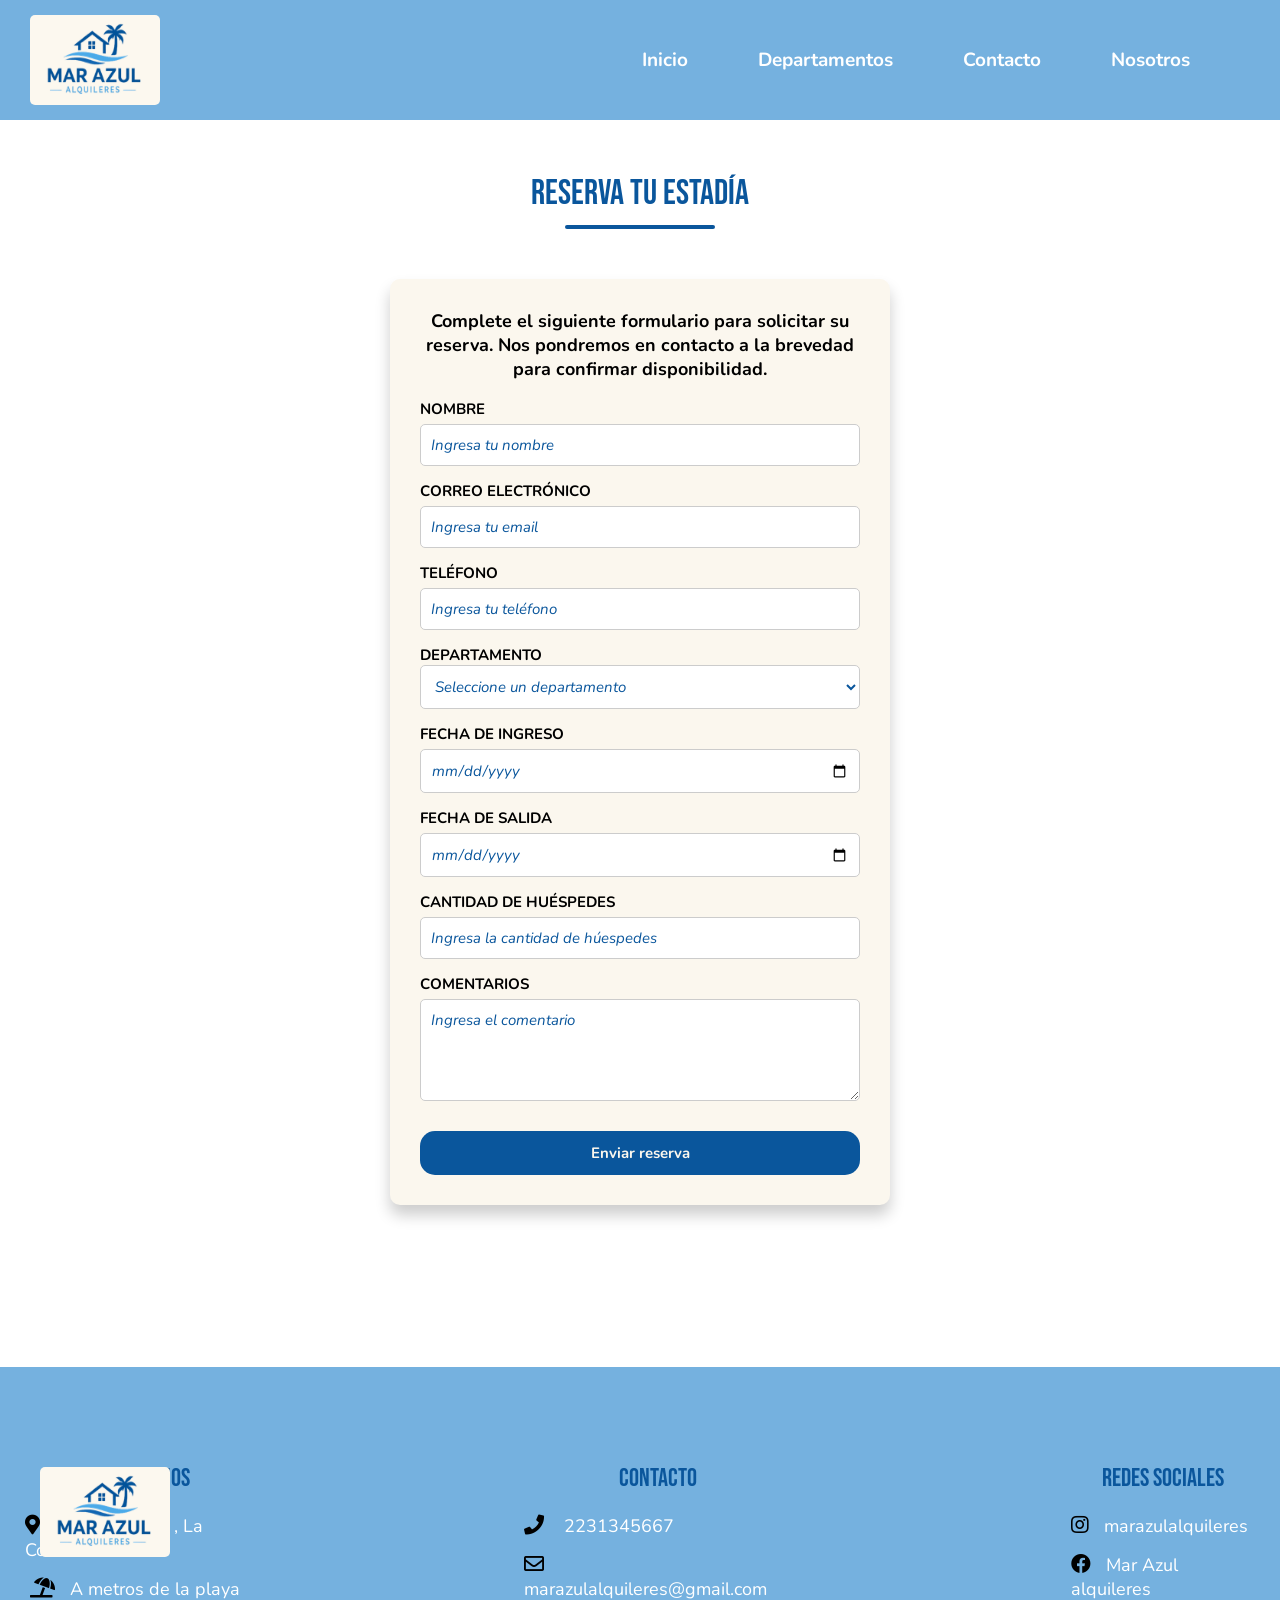
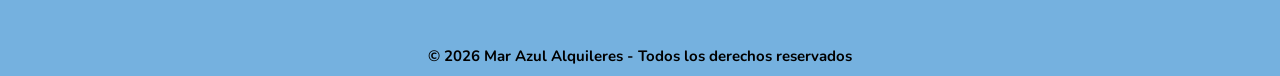
<file: reservar.html>
<!DOCTYPE html>
<html lang="es">

<head>
    <meta charset="UTF-8">
    <meta name="viewport" content="width=device-width, initial-scale=1.0">
    <title>Mar Azul - Departamentos - Contacto</title>

    <!--ICONOS-->
    <link href='https://unpkg.com/boxicons@2.1.4/css/boxicons.min.css' rel='stylesheet'>
    <link rel="stylesheet" href="https://cdnjs.cloudflare.com/ajax/libs/font-awesome/5.15.4/css/all.min.css">

    <!--ESTILOS CSS-->
    <link rel="stylesheet" href="/styles.css">

    <!--TIPOGRAFÍAS DE GOOGLE FONTS-->
    <link href="https://fonts.googleapis.com/css2?family=Nunito:wght@400;700&display=swap" rel="stylesheet">
    <link href="https://fonts.googleapis.com/css2?family=Bebas+Neue&display=swap" rel="stylesheet">

    <!--FAVICON-->
    <link rel="icon" type="image/png" href="/img/favicon-96x96.png">

</head>

<body>

    <header>
        <nav>
            <!--LOGO-->
            <img src="/img/Logo.png" alt="Logo Mar Azul">

            <!--MENÚ DE NAVEGACIÓN-->
            <ul>
                <li>
                    <a href="index.html">Inicio</a>
                </li>

                <li>
                    <a href="departamentos.html">Departamentos</a>
                </li>

                <li>
                    <a href="contacto.html">Contacto</a>
                </li>

                <li>
                    <a href="nosotros.html">Nosotros</a>
                </li>

            </ul>
        </nav>
    </header>

    <main>

        <!--FORMULARIO DE RESERVA-->

        <section class="reservar">

            <form action="#" method="post">

                <h2 class="titulo-reserva">Reserva tu estadía</h2>


                <div class="formulario-reservar">

                    <p class="texto-formulario">
                        Complete el siguiente formulario para solicitar su reserva. Nos pondremos en contacto a la
                        brevedad para confirmar disponibilidad.
                    </p>

                    <!--NOMBRE -->
                    <label for="nombre">Nombre</label>
                    <input type="text" id="nombre" name="nombre" placeholder="Ingresa tu nombre" required>

                    <!--EMAIL-->
                    <label for="email">Correo electrónico</label>
                    <input type="email" id="email" name="email" placeholder="Ingresa tu email" required>


                    <!--TELÉFONO-->
                    <label for="telefono">Teléfono</label>
                    <input type="tel" id="telefono" name="telefono" placeholder="Ingresa tu teléfono" required>

                    <!--OPCIÓN PARA ELEGIR LOS DEPARTAMENTOS-->
                    <div class="opciones">
                        <label for="departamento">Departamento</label>
                        <select id="departamento" name="departamento" required>
                            <option value="" selected disabled>Seleccione un departamento</option>
                            <optio vlaue="Premium">Premium</option>
                                <option value="Suite Playa Norte">Suite Playa Norte</option>
                                <option value="Loft Costero">Loft Costero</option>
                                <option value="Mar">Mar</option>
                                <option value="Monoambiente Moderno">Monoambiente Moderno</option>
                                <option value="Familiar">Familiar</option>
                                <option value="Vista al Mar">Vista al Mar</option>
                                <option vlaue="Moderno">Moderno</option>
                                <option vlaue="Monoambiente">Monoambiente</option>
                        </select>
                    </div>

                    <!--FECHA DE INGRESO-->
                    <label for="ingreso">Fecha de ingreso</label>
                    <input type="date" id="ingreso" name="ingreso" required>


                    <!--FECHA DE SALIDA-->
                    <label for="salida">Fecha de salida</label>
                    <input type="date" id="salida" name="salida" required>

                    <!--CANTIDAD DE HÚESPEDES-->
                    <label for="huespedes">Cantidad de huéspedes</label>
                    <input type="number" id="huespedes" name="huespedes" placeholder="Ingresa la cantidad de húespedes"
                        min="1" max="6" required>

                    <!--MENSAJE-->
                    <label for="mensaje">Comentarios</label>
                    <textarea id="mensaje" name="mensaje" placeholder="Ingresa el comentario" rows="4"></textarea>

                    <!--BOTÓN-->
                    <button type="submit">Enviar reserva</button>

                </div>
            </form>

        </section>
    </main>

    <!--PIE DE PÁGINA-->

    <footer>

        <!--LOGO-->

        <img src="/img/Logo.png" alt="Logo Mar Azul">

        <div class="footer">

            <!--UBICACIÓN-->

            <div class="footer-ubicacion">

                <h4>ENCONTRANOS</h4>

                <a href="#"><i class="fas fa-map-marker-alt"></i>San Clemente , La Costa</a>

                <p><i class="fas fa-umbrella-beach"></i>A metros de la playa</p>

            </div>

            <!--CONTACTO-->

            <div class="footer-contacto">

                <h4>CONTACTO</h4>

                <a href="#"><i class="fas fa-phone"></i> 2231345667</a>

                <a href="#"><i class="far fa-envelope"></i>marazulalquileres@gmail.com</a>

            </div>

            <!--REDES SOCIALES-->

            <div class="footer-redes">

                <h4>REDES SOCIALES</h4>

                <a href="#"><i class="fab fa-instagram"></i>marazulalquileres</a>

                <a href="#"><i class="fab fa-facebook"></i>Mar Azul alquileres</a>

            </div>

        </div>
        <p>© 2026 Mar Azul Alquileres - Todos los derechos reservados</p>

    </footer>
</body>

</html>
</file>
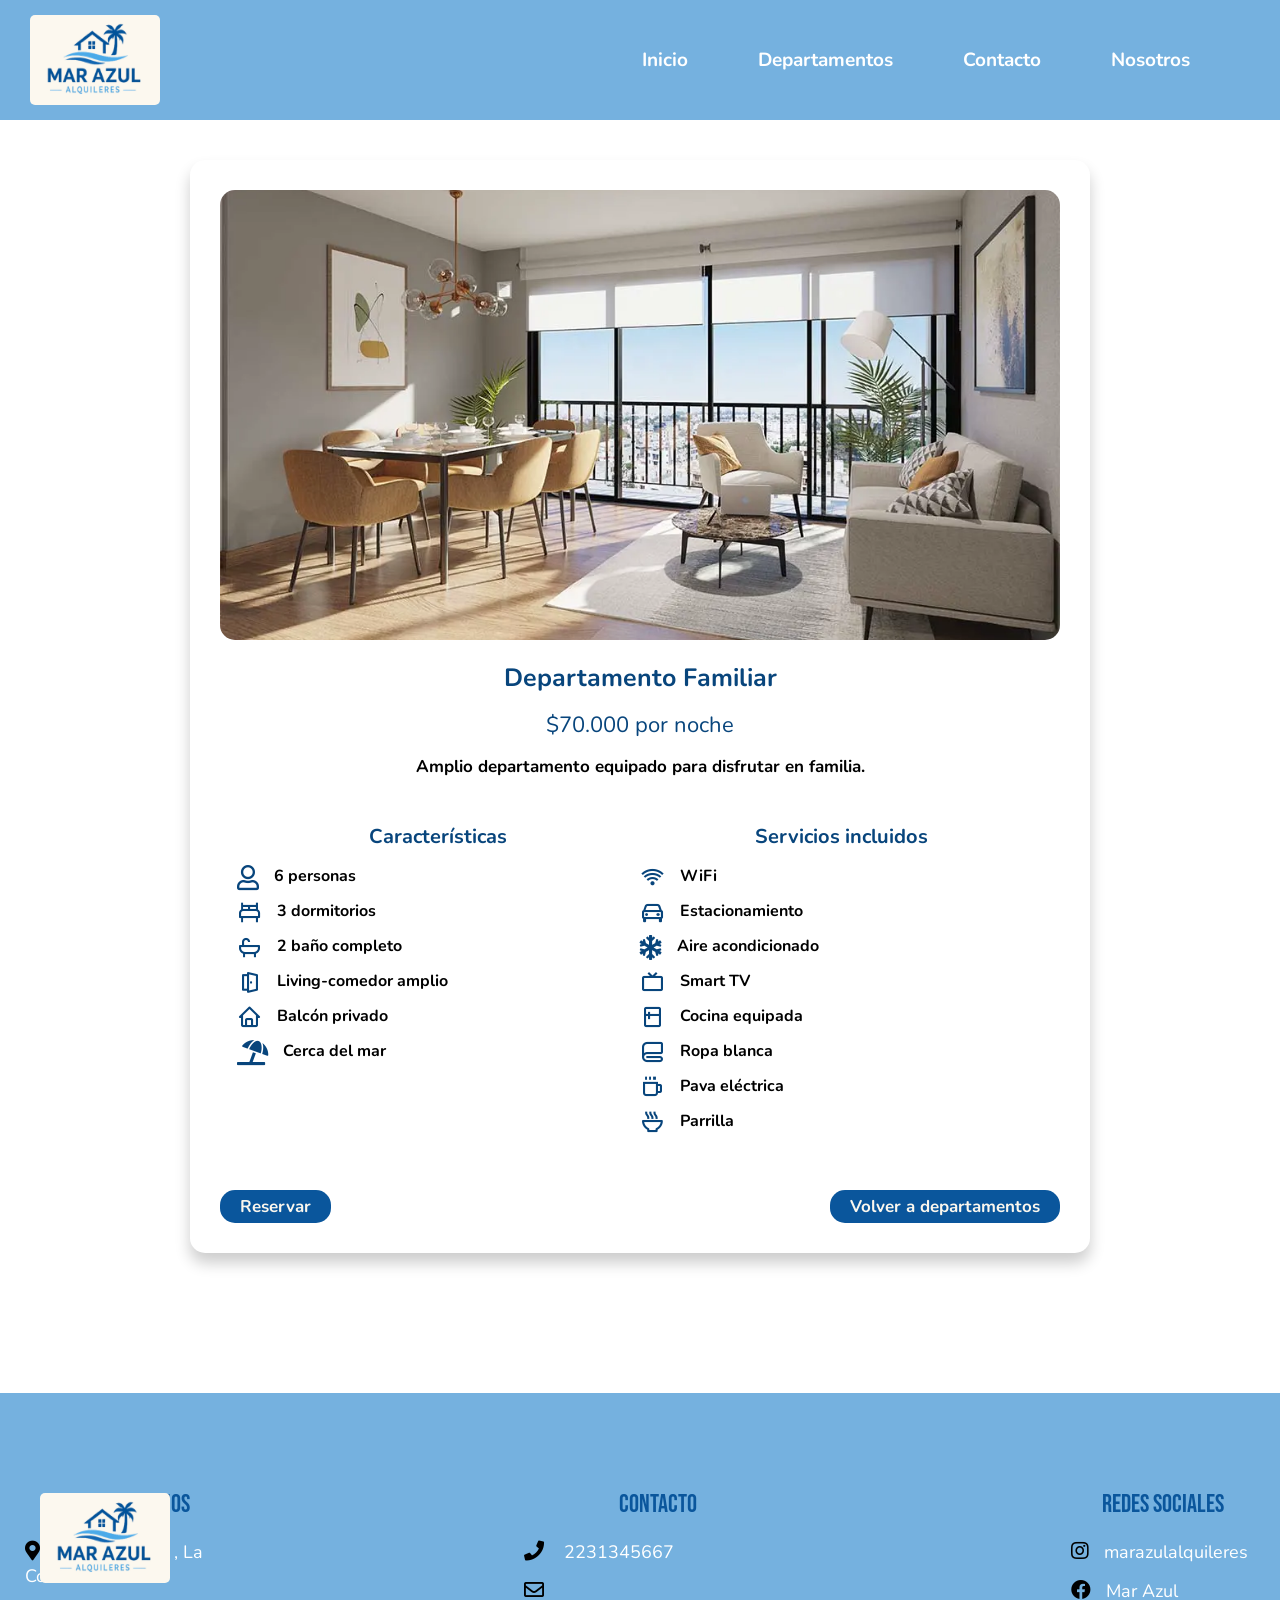
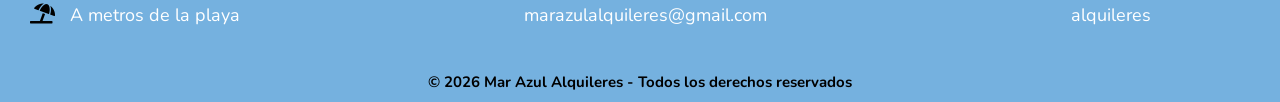
<file: Departamentos/familiar.html>
<!DOCTYPE html>
<html lang="es">

<head>
    <meta charset="UTF-8">
    <meta name="viewport" content="width=device-width, initial-scale=1.0">
    <title>Mar Azul - Departamentos</title>

    <!--ICONOS-->
    <link href='https://unpkg.com/boxicons@2.1.4/css/boxicons.min.css' rel='stylesheet'>
    <link rel="stylesheet" href="https://cdnjs.cloudflare.com/ajax/libs/font-awesome/5.15.4/css/all.min.css">

    <!--TIPOGRAFÍAS DE GOOGLE FONTS-->
    <link href="https://fonts.googleapis.com/css2?family=Nunito:wght@400;700&display=swap" rel="stylesheet">
    <link href="https://fonts.googleapis.com/css2?family=Bebas+Neue&display=swap" rel="stylesheet">

    <!--FAVICON-->
    <link rel="icon" type="image/png" href="/img/favicon-96x96.png">

    <!--ESTILOS CSS-->
    <link rel="stylesheet" href="../styles.css">

</head>

<body>


    <header>
        <nav>
            <!--LOGO-->
            <img src="/img/Logo.png" alt="Logo Mar Azul">

            <!--MENÚ DE NAVEGACIÓN-->
            <ul>
                <li>
                    <a href="/index.html">Inicio</a>
                </li>

                <li>
                    <a href="/departamentos.html">Departamentos</a>
                </li>

                <li>
                    <a href="/contacto.html">Contacto</a>
                </li>

                <li>
                    <a href="/nosotros.html">Nosotros</a>
                </li>

            </ul>
        </nav>
    </header>


    <main>

        <section class="departamentos">

            <div class="contenedor-departamentos">

                <!--DEPARTAMENTO-->

                <article class="detalle-departamento">

                    <img src="/img/departamentofamiliar.png" alt="Departamento Familiar">

                    <div class="info-depto">

                        <h4 class="nombre-depto">Departamento Familiar</h4>

                        <p class="precio-depto">$70.000 por noche</p>

                        <p class="depto-descripcion">
                            Amplio departamento equipado para disfrutar en familia.
                        </p>

                        <div class="detalles-depto">

                            <!--DEPARTAMENTO CARACTERÍSTICAS-->

                            <div class="caracteristicas-depto">

                                <h4>Características</h4>

                                <p><i class="far fa-user"></i> 6 personas</p>

                                <p><i class='bx bx-bed'></i> 3 dormitorios</p>

                                <p><i class='bx bx-bath'></i> 2 baño completo</p>

                                <p> <i class='bx bx-door-open'></i>Living-comedor amplio</p>

                                <p><i class='bx bx-home'></i>Balcón privado</p>

                                <p><i class="fas fa-umbrella-beach"></i> Cerca del mar</p>

                            </div>

                            <!--DEPARTAMENTO SERVICIOS-->

                            <div class="servicios-depto">

                                <h4>Servicios incluidos</h4>

                                <p><i class='bx bx-wifi'></i> WiFi</p>

                                <p><i class='bx bx-car'></i> Estacionamiento</p>

                                <p><i class="fas fa-snowflake"></i> Aire acondicionado</p>

                                <p><i class='bx bx-tv'></i> Smart TV</p>

                                <p><i class='bx bx-fridge'></i> Cocina equipada</p>

                                <p><i class='bx bx-blanket'></i> Ropa blanca</p>

                                <p><i class='bx bx-coffee'></i> Pava eléctrica</p>

                                <p><i class='bx bx-bowl-hot'></i> Parrilla</p>



                            </div>
                        </div>

                        <div class="botones-depto">
                            <a href="/reservar.html" class="reservar">Reservar</a>

                            <a href="/departamentos.html" class="boton-volver">Volver a departamentos</a>
                        </div>


                    </div>

                </article>

            </div>
        </section>

    </main>

    <!--PIE DE PÁGINA-->

    <footer>

        <!--LOGO-->

        <img src="/img/Logo.png" alt="Logo Mar Azul">

        <div class="footer">

            <!--UBICACIÓN-->

            <div class="footer-ubicacion">

                <h4>ENCONTRANOS</h4>

                <a href="#"><i class="fas fa-map-marker-alt"></i>San Clemente , La Costa</a>

                <p><i class="fas fa-umbrella-beach"></i>A metros de la playa</p>

            </div>

            <!--CONTACTO-->

            <div class="footer-contacto">

                <h4>CONTACTO</h4>

                <a href="#"><i class="fas fa-phone"></i> 2231345667</a>

                <a href="#"><i class="far fa-envelope"></i>marazulalquileres@gmail.com</a>

            </div>

            <!--REDES SOCIALES-->

            <div class="footer-redes">

                <h4>REDES SOCIALES</h4>

                <a href="#"><i class="fab fa-instagram"></i>marazulalquileres</a>

                <a href="#"><i class="fab fa-facebook"></i>Mar Azul alquileres</a>

            </div>

        </div>
        <p>© 2026 Mar Azul Alquileres - Todos los derechos reservados</p>

    </footer>
</body>

</html>
</file>
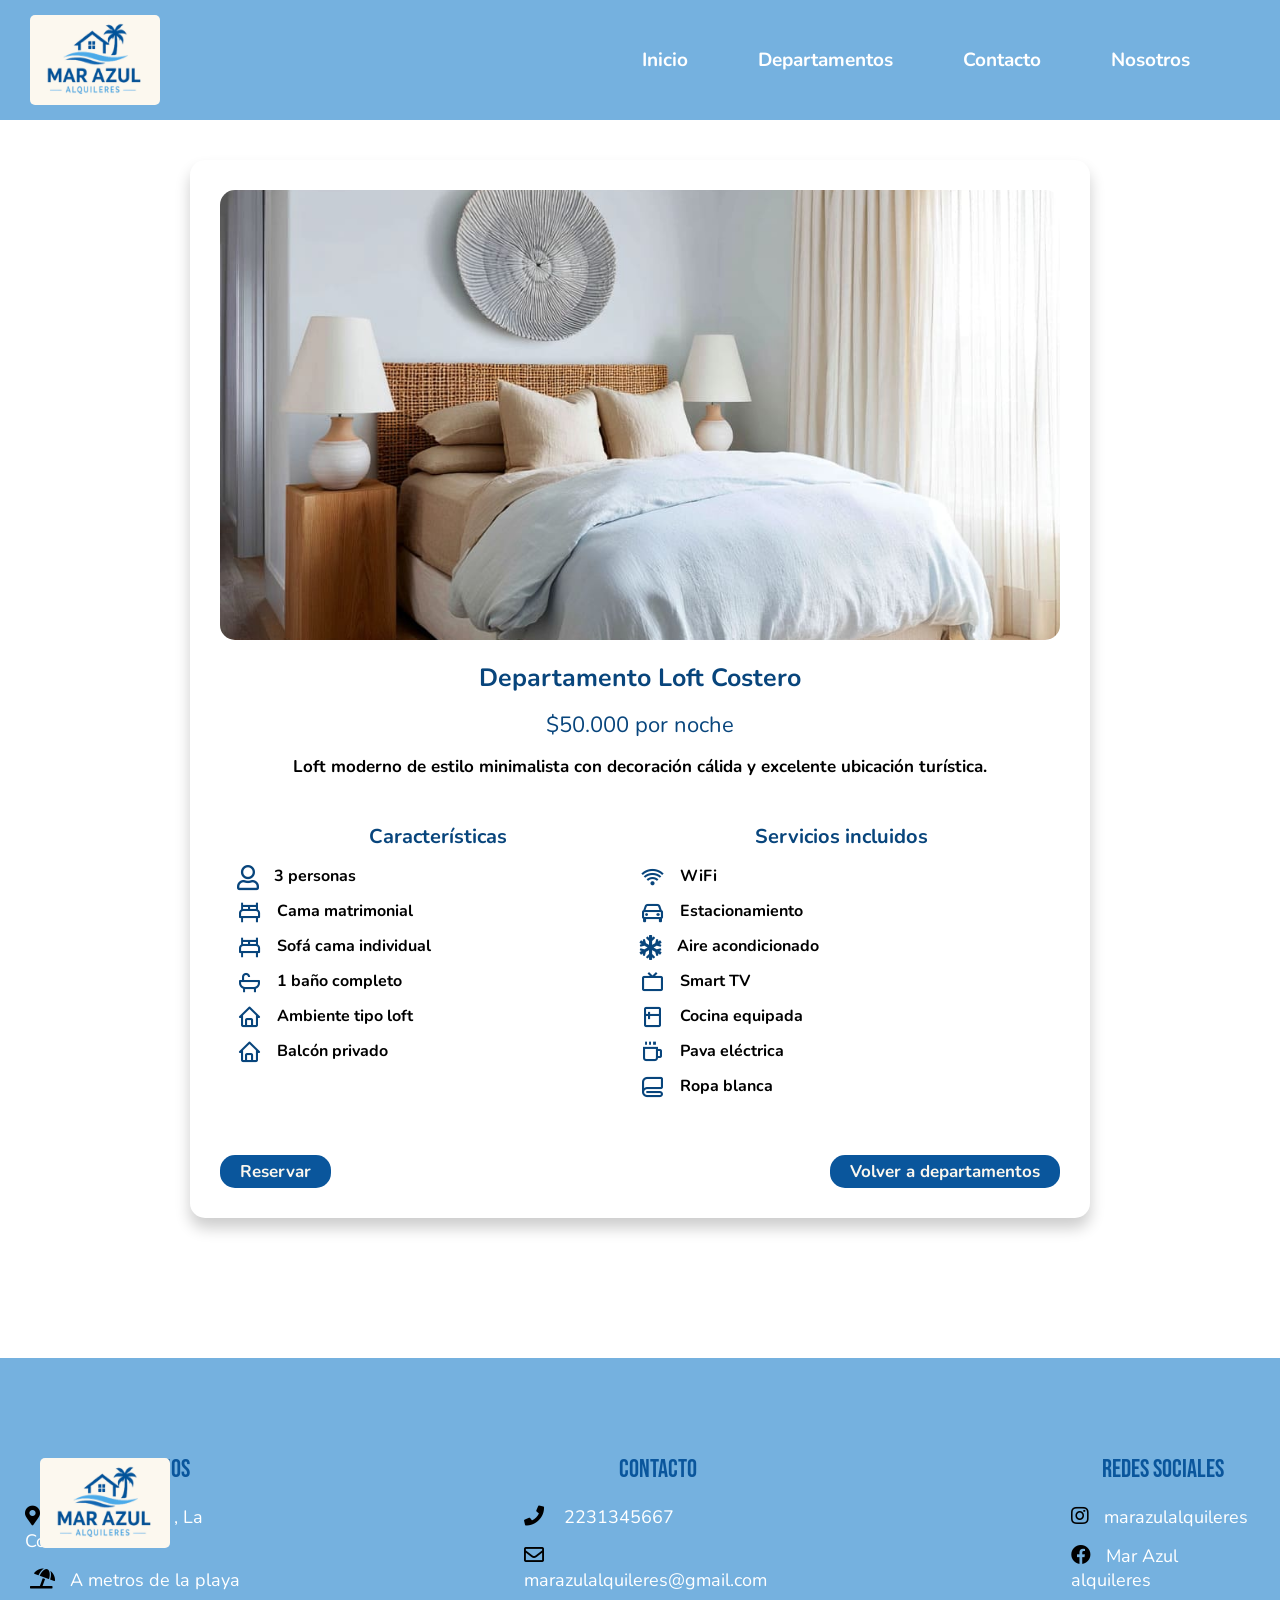
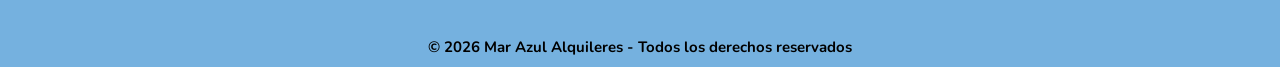
<file: Departamentos/loft_costero.html>
<!DOCTYPE html>
<html lang="es">

<head>
    <meta charset="UTF-8">
    <meta name="viewport" content="width=device-width, initial-scale=1.0">
    <title>Mar Azul - Departamentos</title>

    <!--ICONOS-->
    <link href='https://unpkg.com/boxicons@2.1.4/css/boxicons.min.css' rel='stylesheet'>
    <link rel="stylesheet" href="https://cdnjs.cloudflare.com/ajax/libs/font-awesome/5.15.4/css/all.min.css">


    <!--TIPOGRAFÍAS DE GOOGLE FONTS-->
    <link href="https://fonts.googleapis.com/css2?family=Nunito:wght@400;700&display=swap" rel="stylesheet">
    <link href="https://fonts.googleapis.com/css2?family=Bebas+Neue&display=swap" rel="stylesheet">

    <!--FAVICON-->
    <link rel="icon" type="image/png" href="/img/favicon-96x96.png">

    <!--ESTILOS CSS-->
    <link rel="stylesheet" href="../styles.css">



<body>


    <header>
        <nav>
            <!--LOGO-->
            <img src="/img/Logo.png" alt="Logo Mar Azul">

            <!--MENÚ DE NAVEGACIÓN-->
            <ul>
                <li>
                    <a href="/index.html">Inicio</a>
                </li>

                <li>
                    <a href="/departamentos.html">Departamentos</a>
                </li>

                <li>
                    <a href="/contacto.html">Contacto</a>
                </li>

                <li>
                    <a href="/nosotros.html">Nosotros</a>
                </li>

            </ul>
        </nav>
    </header>


    <main>

        <section class="departamentos">

            <div class="contenedor-departamentos">

                <!--DEPARTAMENTO-->

                <article class="detalle-departamento">

                    <img src="/img/loftcostero.png" alt="Departamento Loft Costero">

                    <div class="info-depto">

                        <h4 class="nombre-depto">Departamento Loft Costero</h4>

                        <p class="precio-depto">$50.000 por noche</p>

                        <p class="depto-descripcion">
                            Loft moderno de estilo minimalista con decoración cálida y excelente ubicación turística.
                        </p>

                        <div class="detalles-depto">

                            <!--DEPARTAMENTO CARACTERÍSTICAS-->

                            <div class="caracteristicas-depto">

                                <h4>Características</h4>

                                <p><i class="far fa-user"></i> 3 personas</p>

                                <p><i class='bx bx-bed'></i> Cama matrimonial</p>

                                <p><i class='bx bx-bed'></i> Sofá cama individual</p>

                                <p><i class='bx bx-bath'></i> 1 baño completo</p>

                                <p><i class='bx bx-home'></i> Ambiente tipo loft</p>

                                <p><i class='bx bx-home'></i> Balcón privado</p>

                            </div>

                            <!--DEPARTAMENTO SERVICIOS-->

                            <div class="servicios-depto">

                                <h4>Servicios incluidos</h4>

                                <p><i class='bx bx-wifi'></i> WiFi</p>

                                <p><i class='bx bx-car'></i> Estacionamiento</p>

                                <p><i class="fas fa-snowflake"></i> Aire acondicionado</p>

                                <p><i class='bx bx-tv'></i> Smart TV</p>

                                <p><i class='bx bx-fridge'></i> Cocina equipada</p>

                                <p><i class='bx bx-coffee'></i> Pava eléctrica</p>

                                <p><i class='bx bx-blanket'></i> Ropa blanca</p>

                            </div>
                        </div>

                        <div class="botones-depto">
                            <a href="/reservar.html" class="reservar">Reservar</a>

                            <a href="/departamentos.html" class="boton-volver">Volver a departamentos</a>
                        </div>


                    </div>

                </article>

            </div>
        </section>

    </main>

    <!--PIE DE PÁGINA-->

    <footer>

        <!--LOGO-->

        <img src="/img/Logo.png" alt="Logo Mar Azul">

        <div class="footer">

            <!--UBICACIÓN-->

            <div class="footer-ubicacion">

                <h4>ENCONTRANOS</h4>

                <a href="#"><i class="fas fa-map-marker-alt"></i>San Clemente , La Costa</a>

                <p><i class="fas fa-umbrella-beach"></i>A metros de la playa</p>

            </div>

            <!--CONTACTO-->

            <div class="footer-contacto">

                <h4>CONTACTO</h4>

                <a href="#"><i class="fas fa-phone"></i> 2231345667</a>

                <a href="#"><i class="far fa-envelope"></i>marazulalquileres@gmail.com</a>

            </div>

            <!--REDES SOCIALES-->

            <div class="footer-redes">

                <h4>REDES SOCIALES</h4>

                <a href="#"><i class="fab fa-instagram"></i>marazulalquileres</a>

                <a href="#"><i class="fab fa-facebook"></i>Mar Azul alquileres</a>

            </div>

        </div>
        <p>© 2026 Mar Azul Alquileres - Todos los derechos reservados</p>

    </footer>

</html>
</file>
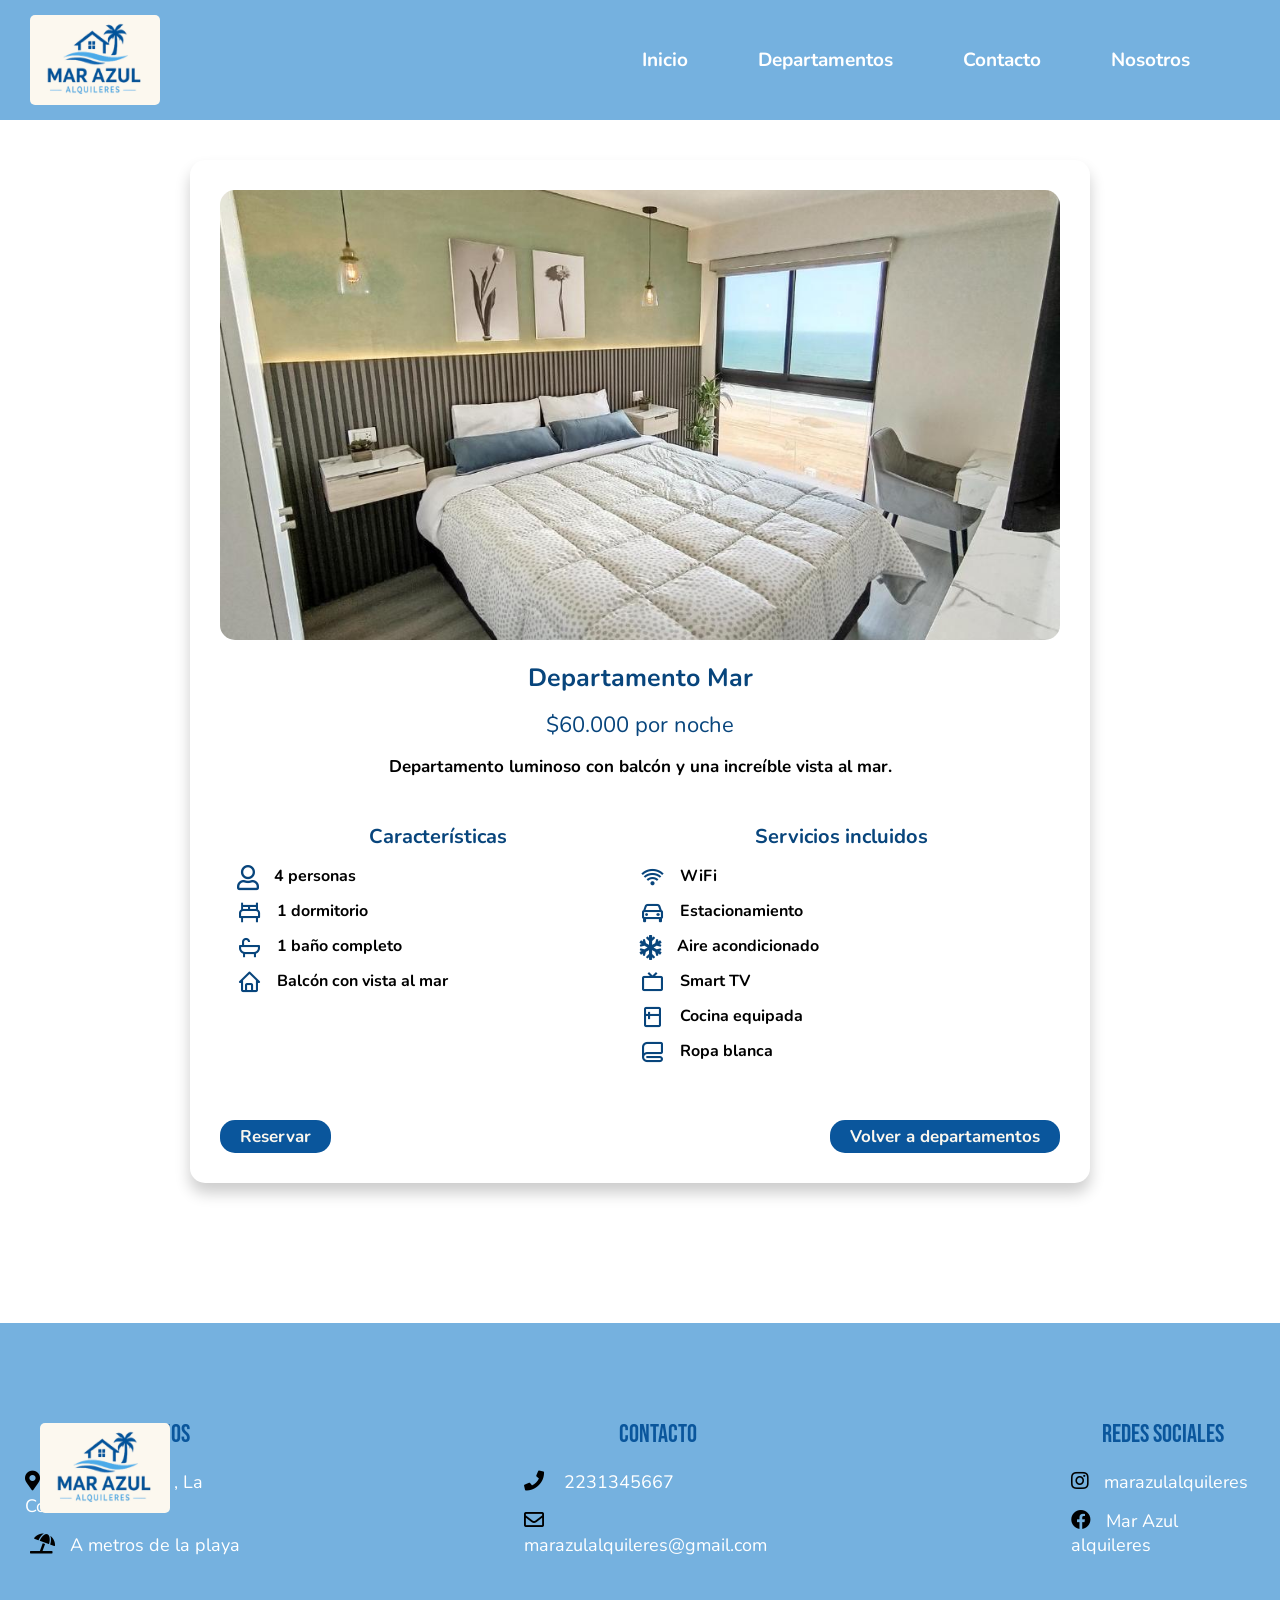
<file: Departamentos/mar.html>
<!DOCTYPE html>
<html lang="es">

<head>
    <meta charset="UTF-8">
    <meta name="viewport" content="width=device-width, initial-scale=1.0">
    <title>Mar Azul - Departamentos</title>

    <!--ICONOS-->
    <link href='https://unpkg.com/boxicons@2.1.4/css/boxicons.min.css' rel='stylesheet'>
    <link rel="stylesheet" href="https://cdnjs.cloudflare.com/ajax/libs/font-awesome/5.15.4/css/all.min.css">

<!--TIPOGRAFÍAS DE GOOGLE FONTS-->
    <link href="https://fonts.googleapis.com/css2?family=Nunito:wght@400;700&display=swap" rel="stylesheet">
    <link href="https://fonts.googleapis.com/css2?family=Bebas+Neue&display=swap" rel="stylesheet">

    <!--FAVICON-->
    <link rel="icon" type="image/png" href="/img/favicon-96x96.png">

    <!--ESTILOS CSS-->
    <link rel="stylesheet" href="../styles.css">

</head>

<body>


    <header>
        <nav>
            <!--LOGO-->
            <img src="/img/Logo.png" alt="Logo Mar Azul">

            <!--MENÚ DE NAVEGACIÓN-->
            <ul>
                <li>
                    <a href="/index.html">Inicio</a>
                </li>

                <li>
                    <a href="/departamentos.html">Departamentos</a>
                </li>

                <li>
                    <a href="/contacto.html">Contacto</a>
                </li>

                <li>
                    <a href="/nosotros.html">Nosotros</a>
                </li>

            </ul>
        </nav>
    </header>


    <main>

        <section class="departamentos">

            <div class="contenedor-departamentos">

                <!--DEPARTAMENTO-->

                <article class="detalle-departamento">

                    <img src="/img/Departamentovistaalmar.jpg" alt="Departamento  Mar">

                    <div class="info-depto">

                        <h4 class="nombre-depto">Departamento Mar</h4>

                        <p class="precio-depto">$60.000 por noche</p>

                        <p class="depto-descripcion">
                            Departamento luminoso con balcón y una increíble vista al mar.
                        </p>

                        <div class="detalles-depto">

                            <!--DEPARTAMENTO CARACTERÍSTICAS-->

                            <div class="caracteristicas-depto">

                                <h4>Características</h4>

                                <p><i class="far fa-user"></i> 4 personas</p>

                                <p><i class='bx bx-bed'></i> 1 dormitorio</p>

                                <p><i class='bx bx-bath'></i> 1 baño completo</p>
                                
                                <p><i class='bx bx-home'></i> Balcón con vista al mar</p>

                            </div>

                            <!--DEPARTAMENTO SERVICIOS-->

                            <div class="servicios-depto">

                                <h4>Servicios incluidos</h4>

                                <p><i class='bx bx-wifi'></i> WiFi</p>

                                <p><i class='bx bx-car'></i> Estacionamiento</p>

                                <p> <i class="fas fa-snowflake"></i>Aire acondicionado</p>

                                <p><i class='bx bx-tv'></i> Smart TV</p>

                                <p><i class='bx bx-fridge'></i>Cocina equipada</p>

                                <p><i class='bx bx-blanket'></i> Ropa blanca</p>

                            </div>
                            
                        </div>

                        <div class="botones-depto">
                            <a href="/reservar.html" class="reservar">Reservar</a>

                            <a href="/departamentos.html" class="boton-volver">Volver a departamentos</a>
                        </div>


                    </div>

                </article>

            </div>
        </section>

    </main>

    <!--PIE DE PÁGINA-->

    <footer>

        <!--LOGO-->

        <img src="/img/Logo.png" alt="Logo Mar Azul">

        <div class="footer">

            <!--UBICACIÓN-->

            <div class="footer-ubicacion">

                <h4>ENCONTRANOS</h4>

                <a href="#"><i class="fas fa-map-marker-alt"></i>San Clemente , La Costa</a>

                <p><i class="fas fa-umbrella-beach"></i>A metros de la playa</p>

            </div>

            <!--CONTACTO-->

            <div class="footer-contacto">

                <h4>CONTACTO</h4>

                <a href="#"><i class="fas fa-phone"></i> 2231345667</a>

                <a href="#"><i class="far fa-envelope"></i>marazulalquileres@gmail.com</a>

            </div>

            <!--REDES SOCIALES-->

            <div class="footer-redes">

                <h4>REDES SOCIALES</h4>

                <a href="#"><i class="fab fa-instagram"></i>marazulalquileres</a>

                <a href="#"><i class="fab fa-facebook"></i>Mar Azul alquileres</a>

            </div>

        </div>
        <p>© 2026 Mar Azul Alquileres - Todos los derechos reservados</p>

    </footer>


</body>

</html>
</file>
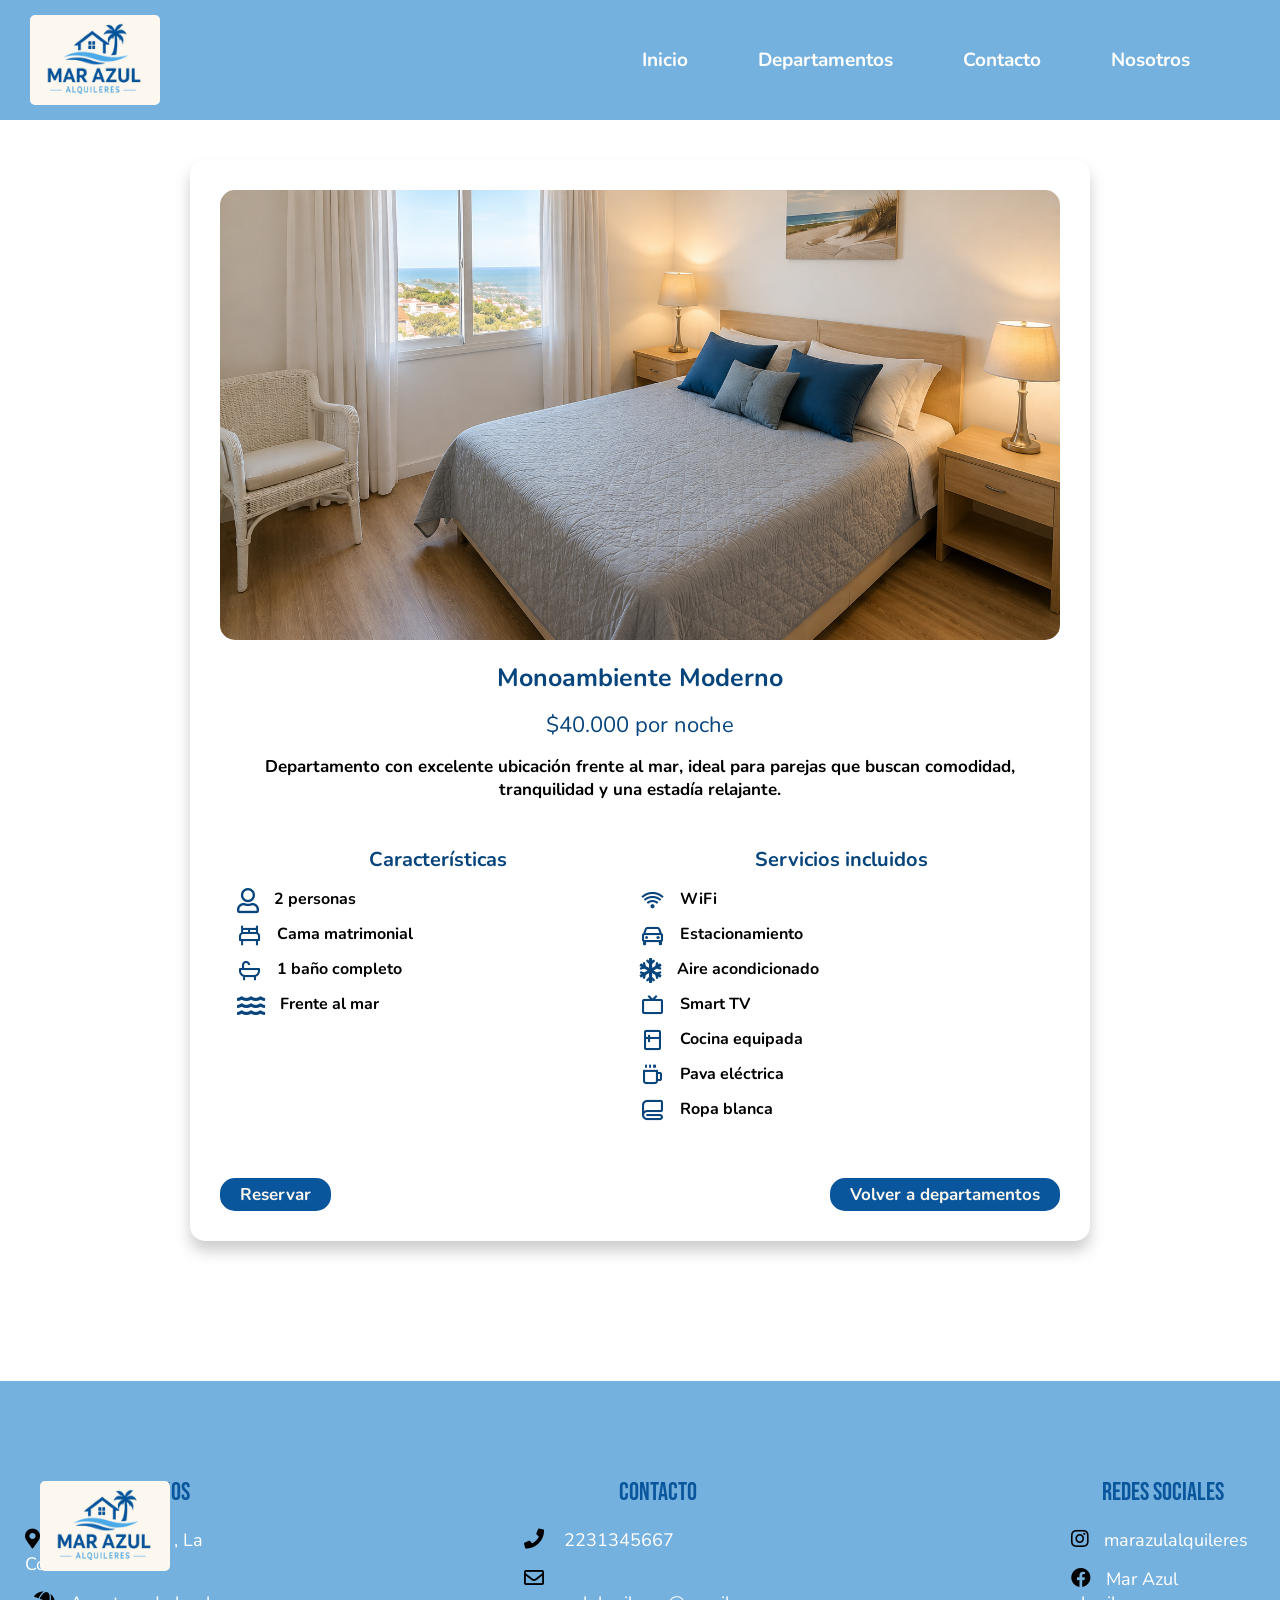
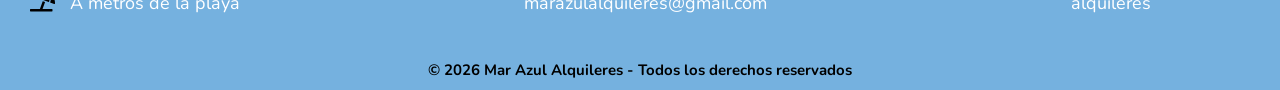
<file: Departamentos/moderno.html>
<!DOCTYPE html>
<html lang="es">

<head>
    <meta charset="UTF-8">
    <meta name="viewport" content="width=device-width, initial-scale=1.0">
    <title>Mar Azul - Departamentos</title>

    <!--ICONOS-->
    <link href='https://unpkg.com/boxicons@2.1.4/css/boxicons.min.css' rel='stylesheet'>
    <link rel="stylesheet" href="https://cdnjs.cloudflare.com/ajax/libs/font-awesome/5.15.4/css/all.min.css">

    <!--TIPOGRAFÍAS DE GOOGLE FONTS-->
    <link href="https://fonts.googleapis.com/css2?family=Nunito:wght@400;700&display=swap" rel="stylesheet">
    <link href="https://fonts.googleapis.com/css2?family=Bebas+Neue&display=swap" rel="stylesheet">

    <!--FAVICON-->
    <link rel="icon" type="image/png" href="/img/favicon-96x96.png">

    <!--ESTILOS CSS-->
    <link rel="stylesheet" href="../styles.css">

</head>

<body>


    <header>
        <nav>
            <!--LOGO-->
            <img src="/img/Logo.png" alt="Logo Mar Azul">

            <!--MENÚ DE NAVEGACIÓN-->
            <ul>
                <li>
                    <a href="/index.html">Inicio</a>
                </li>

                <li>
                    <a href="/departamentos.html">Departamentos</a>
                </li>

                <li>
                    <a href="/contacto.html">Contacto</a>
                </li>

                <li>
                    <a href="/nosotros.html">Nosotros</a>
                </li>

            </ul>
        </nav>
    </header>


    <main>

        <section class="departamentos">

            <div class="contenedor-departamentos">

                <!--DEPARTAMENTO-->

                <article class="detalle-departamento">

                    <img src="/img/deptodestacado2.png" alt="Monoambiente Moderno">

                    <div class="info-depto">

                        <h4 class="nombre-depto">Monoambiente Moderno</h4>

                        <p class="precio-depto">$40.000 por noche</p>

                        <p class="depto-descripcion">
                            Departamento con excelente ubicación frente al mar, ideal para parejas que buscan
                            comodidad, tranquilidad y una estadía relajante.
                        </p>

                        <div class="detalles-depto">

                            <!--DEPARTAMENTO CARACTERÍSTICAS-->

                            <div class="caracteristicas-depto">

                                <h4>Características</h4>

                                <p><i class="far fa-user"></i> 2 personas</p>

                                <p><i class='bx bx-bed'></i> Cama matrimonial</p>

                                <p><i class='bx bx-bath'></i> 1 baño completo</p>

                                <p><i class="fas fa-water"></i>Frente al mar</p>

                            </div>

                            <!--DEPARTAMENTO SERVICIOS-->

                            <div class="servicios-depto">

                                <h4>Servicios incluidos</h4>

                                <p><i class='bx bx-wifi'></i> WiFi</p>

                                <p><i class='bx bx-car'></i> Estacionamiento</p>

                                <p><i class="fas fa-snowflake"></i> Aire acondicionado</p>

                                <p><i class='bx bx-tv'></i> Smart TV</p>

                                <p><i class='bx bx-fridge'></i> Cocina equipada</p>

                                <p><i class='bx bx-coffee'></i> Pava eléctrica</p>

                                <p><i class='bx bx-blanket'></i> Ropa blanca</p>



                            </div>
                        </div>

                        <div class="botones-depto">
                            <a href="/reservar.html" class="reservar">Reservar</a>

                            <a href="/departamentos.html" class="boton-volver">Volver a departamentos</a>
                        </div>


                    </div>

                </article>

            </div>
        </section>

    </main>

    <!--PIE DE PÁGINA-->

    <footer>

        <!--LOGO-->

        <img src="/img/Logo.png" alt="Logo Mar Azul">

        <div class="footer">

            <!--UBICACIÓN-->

            <div class="footer-ubicacion">

                <h4>ENCONTRANOS</h4>

                <a href="#"><i class="fas fa-map-marker-alt"></i>San Clemente , La Costa</a>

                <p><i class="fas fa-umbrella-beach"></i>A metros de la playa</p>

            </div>

            <!--CONTACTO-->

            <div class="footer-contacto">

                <h4>CONTACTO</h4>

                <a href="#"><i class="fas fa-phone"></i> 2231345667</a>

                <a href="#"><i class="far fa-envelope"></i>marazulalquileres@gmail.com</a>

            </div>

            <!--REDES SOCIALES-->

            <div class="footer-redes">

                <h4>REDES SOCIALES</h4>

                <a href="#"><i class="fab fa-instagram"></i>marazulalquileres</a>

                <a href="#"><i class="fab fa-facebook"></i>Mar Azul alquileres</a>

            </div>

        </div>
        <p>© 2026 Mar Azul Alquileres - Todos los derechos reservados</p>

    </footer>

</body>

</html>
</file>
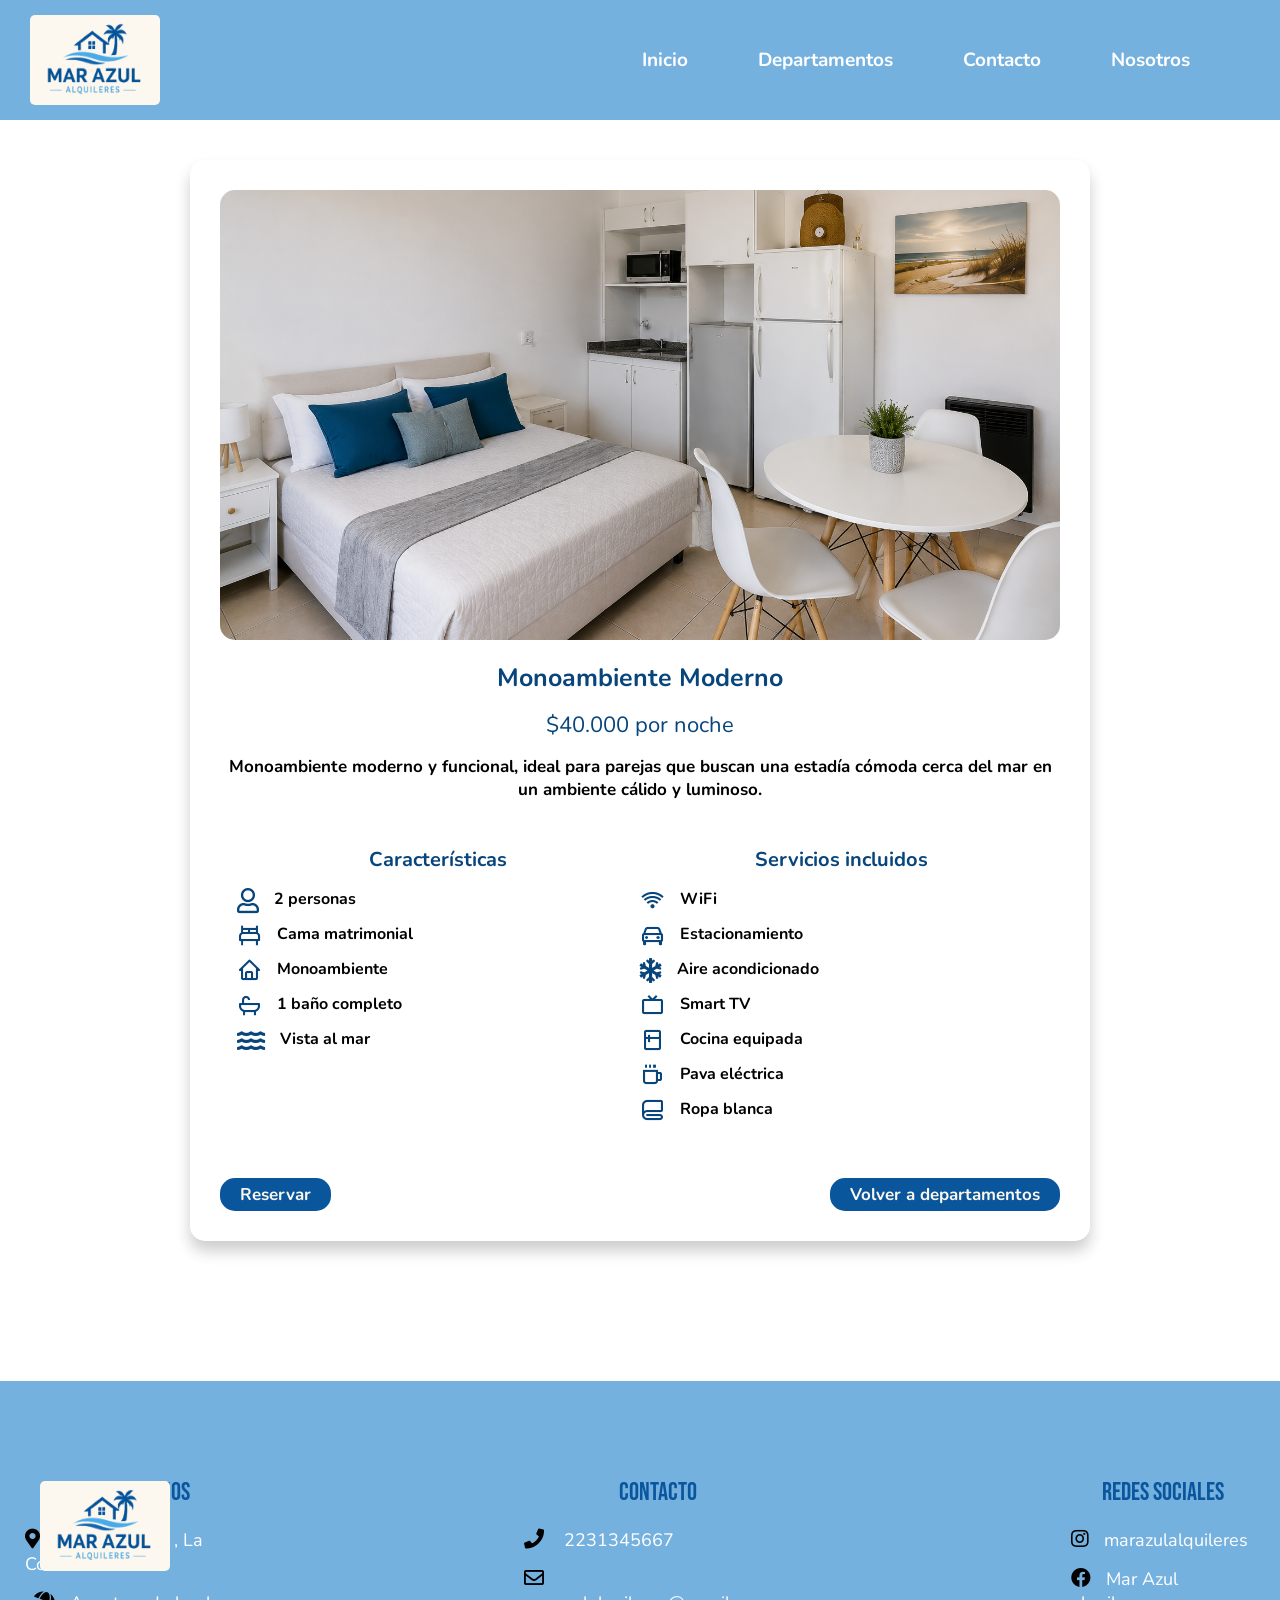
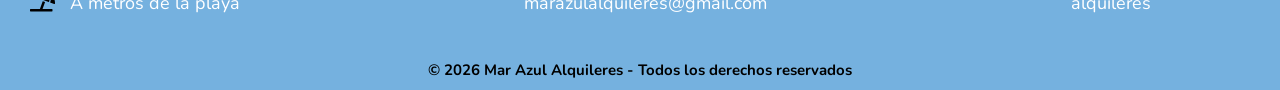
<file: Departamentos/monoambiente.html>
<!DOCTYPE html>
<html lang="es">

<head>
    <meta charset="UTF-8">
    <meta name="viewport" content="width=device-width, initial-scale=1.0">
    <title>Mar Azul - Departamentos</title>

    <!--ICONOS-->
    <link href='https://unpkg.com/boxicons@2.1.4/css/boxicons.min.css' rel='stylesheet'>
    <link rel="stylesheet" href="https://cdnjs.cloudflare.com/ajax/libs/font-awesome/5.15.4/css/all.min.css">

    <!--TIPOGRAFÍAS DE GOOGLE FONTS-->
    <link href="https://fonts.googleapis.com/css2?family=Nunito:wght@400;700&display=swap" rel="stylesheet">
    <link href="https://fonts.googleapis.com/css2?family=Bebas+Neue&display=swap" rel="stylesheet">

    <!--FAVICON-->
    <link rel="icon" type="image/png" href="/img/favicon-96x96.png">

    <!--ESTILOS CSS-->
    <link rel="stylesheet" href="../styles.css">

</head>

<body>


    <header>
        <nav>
            <!--LOGO-->
            <img src="/img/Logo.png" alt="Logo Mar Azul">

            <!--MENÚ DE NAVEGACIÓN-->
            <ul>
                <li>
                    <a href="/index.html">Inicio</a>
                </li>

                <li>
                    <a href="/departamentos.html">Departamentos</a>
                </li>

                <li>
                    <a href="/contacto.html">Contacto</a>
                </li>

                <li>
                    <a href="/nosotros.html">Nosotros</a>
                </li>

            </ul>
        </nav>
    </header>


    <main>

        <section class="departamentos">

            <div class="contenedor-departamentos">

                <!--DEPARTAMENTO-->

                <article class="detalle-departamento">

                    <img src="/img/deptodestacado3.png" alt="Departamento Monoambiente">

                    <div class="info-depto">

                        <h4 class="nombre-depto">Monoambiente Moderno</h4>

                        <p class="precio-depto">$40.000 por noche</p>

                        <p class="depto-descripcion">
                            Monoambiente moderno y funcional, ideal para parejas que buscan una estadía cómoda cerca del
                            mar en un ambiente cálido y luminoso.
                        </p>

                        <div class="detalles-depto">

                            <!--DEPARTAMENTO CARACTERÍSTICAS-->

                            <div class="caracteristicas-depto">

                                <h4>Características</h4>

                                <p><i class="far fa-user"></i> 2 personas</p>

                                <p><i class='bx bx-bed'></i> Cama matrimonial</p>

                                <p><i class='bx bx-home'></i> Monoambiente</p>

                                <p><i class='bx bx-bath'></i> 1 baño completo</p>

                                <p><i class="fas fa-water"></i> Vista al mar</p>

                            </div>

                            <!--DEPARTAMENTO SERVICIOS-->

                            <div class="servicios-depto">

                                <h4>Servicios incluidos</h4>

                                <p><i class='bx bx-wifi'></i> WiFi</p>

                                <p><i class='bx bx-car'></i> Estacionamiento</p>

                                <p><i class="fas fa-snowflake"></i> Aire acondicionado</p>

                                <p><i class='bx bx-tv'></i> Smart TV</p>

                                <p><i class='bx bx-fridge'></i> Cocina equipada</p>
                                
                                <p><i class='bx bx-coffee'></i> Pava eléctrica</p>

                                <p><i class='bx bx-blanket'></i> Ropa blanca</p>



                            </div>
                        </div>

                        <div class="botones-depto">
                            <a href="/reservar.html" class="reservar">Reservar</a>

                            <a href="/departamentos.html" class="boton-volver">Volver a departamentos</a>
                        </div>


                    </div>

                </article>

            </div>
        </section>

    </main>

    <!--PIE DE PÁGINA-->

    <footer>

        <!--LOGO-->

        <img src="/img/Logo.png" alt="Logo Mar Azul">

        <div class="footer">

            <!--UBICACIÓN-->

            <div class="footer-ubicacion">

                <h4>ENCONTRANOS</h4>

                <a href="#"><i class="fas fa-map-marker-alt"></i>San Clemente , La Costa</a>

                <p><i class="fas fa-umbrella-beach"></i>A metros de la playa</p>

            </div>

            <!--CONTACTO-->

            <div class="footer-contacto">

                <h4>CONTACTO</h4>

                <a href="#"><i class="fas fa-phone"></i> 2231345667</a>

                <a href="#"><i class="far fa-envelope"></i>marazulalquileres@gmail.com</a>

            </div>

            <!--REDES SOCIALES-->

            <div class="footer-redes">

                <h4>REDES SOCIALES</h4>

                <a href="#"><i class="fab fa-instagram"></i>marazulalquileres</a>

                <a href="#"><i class="fab fa-facebook"></i>Mar Azul alquileres</a>

            </div>

        </div>
        <p>© 2026 Mar Azul Alquileres - Todos los derechos reservados</p>

    </footer>


</body>

</html>
</file>
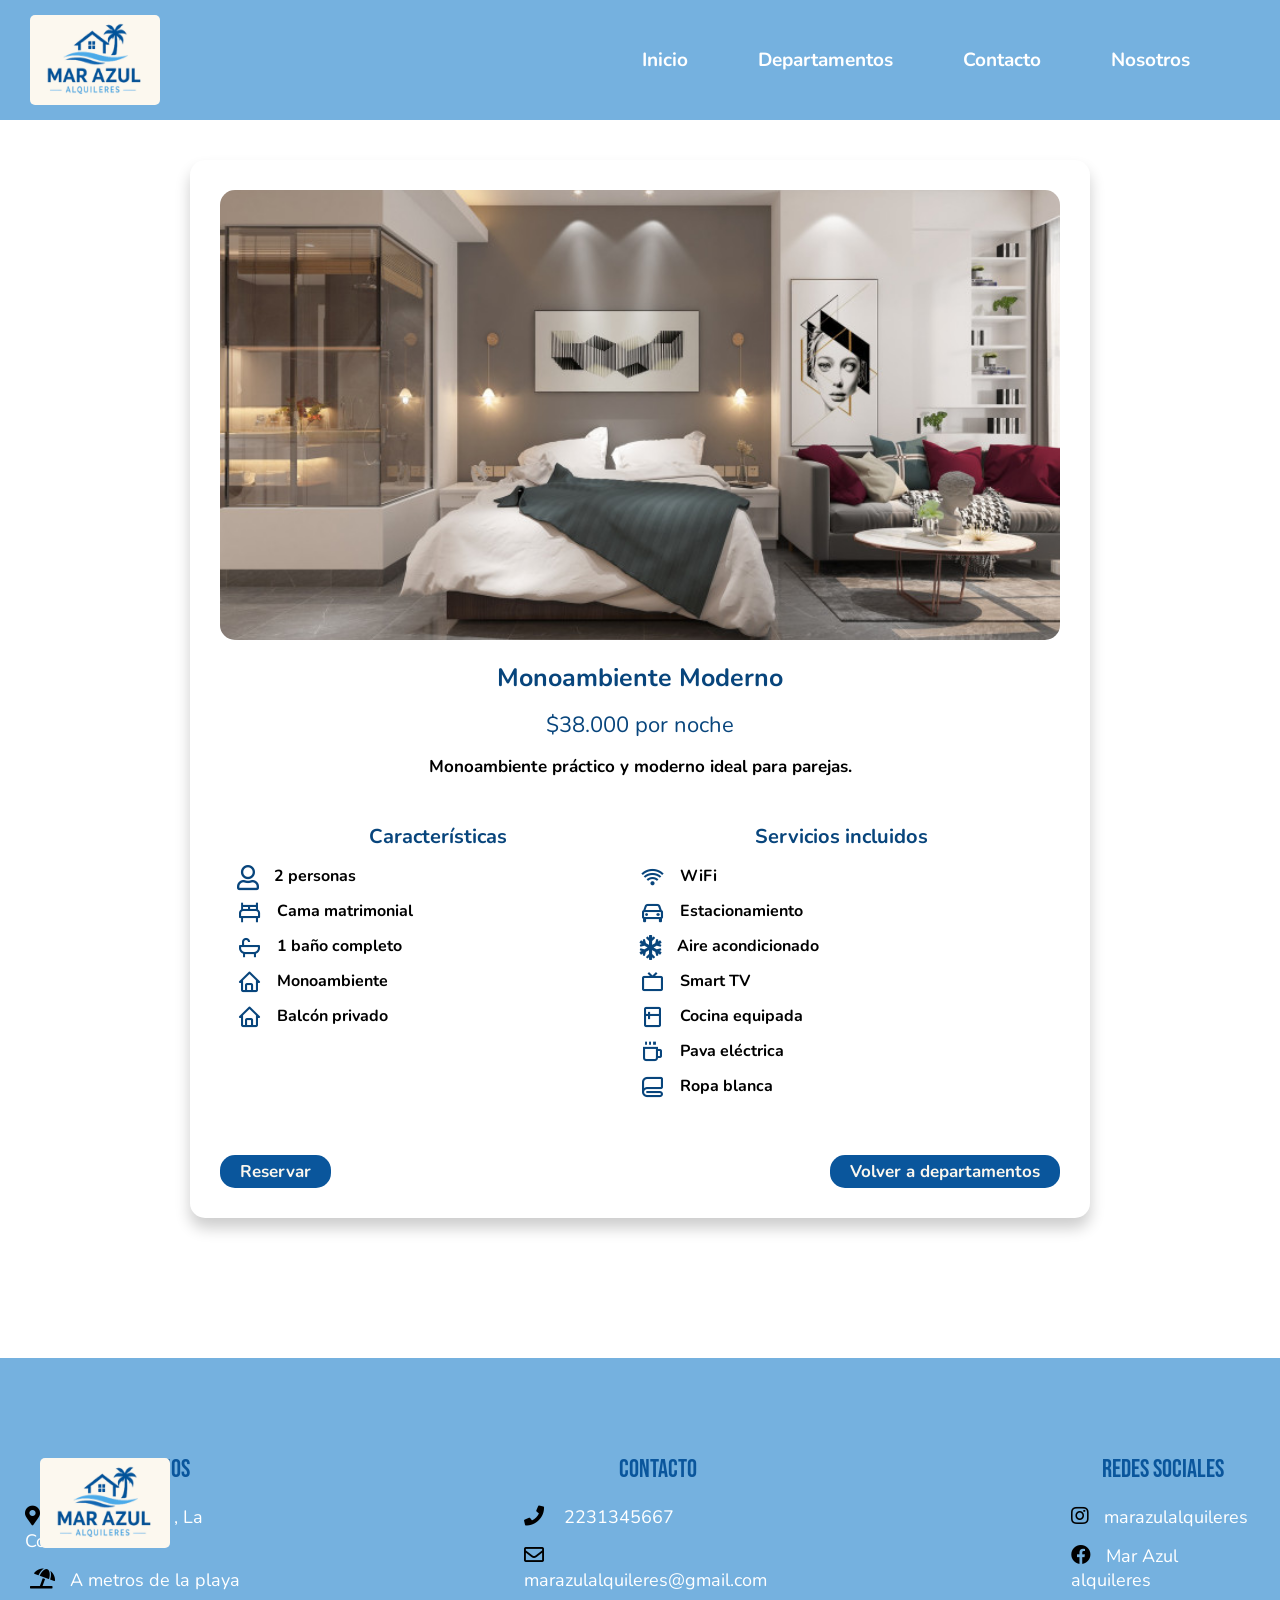
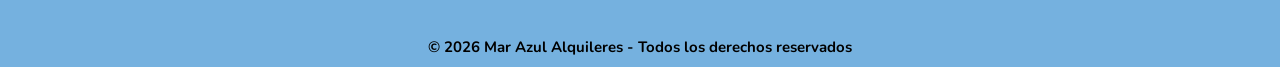
<file: Departamentos/monoambiente_moderno.html>
<!DOCTYPE html>
<html lang="es">

<head>
    <meta charset="UTF-8">
    <meta name="viewport" content="width=device-width, initial-scale=1.0">
    <title>Mar Azul - Departamentos</title>

    <!--ICONOS-->
    <link href='https://unpkg.com/boxicons@2.1.4/css/boxicons.min.css' rel='stylesheet'>
    <link rel="stylesheet" href="https://cdnjs.cloudflare.com/ajax/libs/font-awesome/5.15.4/css/all.min.css">

 <!--TIPOGRAFÍAS DE GOOGLE FONTS-->
    <link href="https://fonts.googleapis.com/css2?family=Nunito:wght@400;700&display=swap" rel="stylesheet">
    <link href="https://fonts.googleapis.com/css2?family=Bebas+Neue&display=swap" rel="stylesheet">

    <!--FAVICON-->
    <link rel="icon" type="image/png" href="/img/favicon-96x96.png">

    <!--ESTILOS CSS-->
    <link rel="stylesheet" href="../styles.css">

</head>

<body>


    <header>
        <nav>
            <!--LOGO-->
            <img src="/img/Logo.png" alt="Logo Mar Azul">

            <!--MENÚ DE NAVEGACIÓN-->
            <ul>
                <li>
                    <a href="/index.html">Inicio</a>
                </li>

                <li>
                    <a href="/departamentos.html">Departamentos</a>
                </li>

                <li>
                    <a href="/contacto.html">Contacto</a>
                </li>

                <li>
                    <a href="/nosotros.html">Nosotros</a>
                </li>

            </ul>
        </nav>
    </header>


    <main>

        <section class="departamentos">

            <div class="contenedor-departamentos">

                <!--DEPARTAMENTO-->

                <article class="detalle-departamento">

                    <img src="/img/Monoambientemoderno.jpg" alt="Monoambiente Moderno">

                    <div class="info-depto">

                        <h4 class="nombre-depto">Monoambiente Moderno</h4>

                        <p class="precio-depto">$38.000 por noche</p>

                        <p class="depto-descripcion">
                            Monoambiente práctico y moderno ideal para parejas.
                        </p>

                        <div class="detalles-depto">

                            <!--DEPARTAMENTO CARACTERÍSTICAS-->

                            <div class="caracteristicas-depto">

                                <h4>Características</h4>

                                <p><i class="far fa-user"></i> 2 personas</p>

                                <p><i class='bx bx-bed'></i> Cama matrimonial</p>

                                <p><i class='bx bx-bath'></i> 1 baño completo</p>

                                <p><i class='bx bx-home'></i> Monoambiente</p>

                                <p><i class='bx bx-home'></i> Balcón privado</p>

                            </div>

                            <!--DEPARTAMENTO SERVICIOS-->

                            <div class="servicios-depto">

                                <h4>Servicios incluidos</h4>

                                <p><i class='bx bx-wifi'></i> WiFi</p>

                                <p><i class='bx bx-car'></i> Estacionamiento</p>

                                <p><i class="fas fa-snowflake"></i> Aire acondicionado</p>

                                <p><i class='bx bx-tv'></i> Smart TV</p>

                                <p><i class='bx bx-fridge'></i> Cocina equipada</p>

                                <p><i class='bx bx-coffee'></i> Pava eléctrica</p>

                                <p><i class='bx bx-blanket'></i> Ropa blanca</p>



                            </div>
                        </div>

                        <div class="botones-depto">
                            <a href="/reservar.html" class="reservar">Reservar</a>

                            <a href="/departamentos.html" class="boton-volver">Volver a departamentos</a>
                        </div>


                    </div>

                </article>

            </div>
        </section>

    </main>

    <!--PIE DE PÁGINA-->

    <footer>

        <!--LOGO-->

        <img src="/img/Logo.png" alt="Logo Mar Azul">

        <div class="footer">

            <!--UBICACIÓN-->

            <div class="footer-ubicacion">

                <h4>ENCONTRANOS</h4>

                <a href="#"><i class="fas fa-map-marker-alt"></i>San Clemente , La Costa</a>

                <p><i class="fas fa-umbrella-beach"></i>A metros de la playa</p>

            </div>

            <!--CONTACTO-->

            <div class="footer-contacto">

                <h4>CONTACTO</h4>

                <a href="#"><i class="fas fa-phone"></i> 2231345667</a>

                <a href="#"><i class="far fa-envelope"></i>marazulalquileres@gmail.com</a>

            </div>

            <!--REDES SOCIALES-->

            <div class="footer-redes">

                <h4>REDES SOCIALES</h4>

                <a href="#"><i class="fab fa-instagram"></i>marazulalquileres</a>

                <a href="#"><i class="fab fa-facebook"></i>Mar Azul alquileres</a>

            </div>

        </div>
        <p>© 2026 Mar Azul Alquileres - Todos los derechos reservados</p>

    </footer>

</body>

</html>
</file>
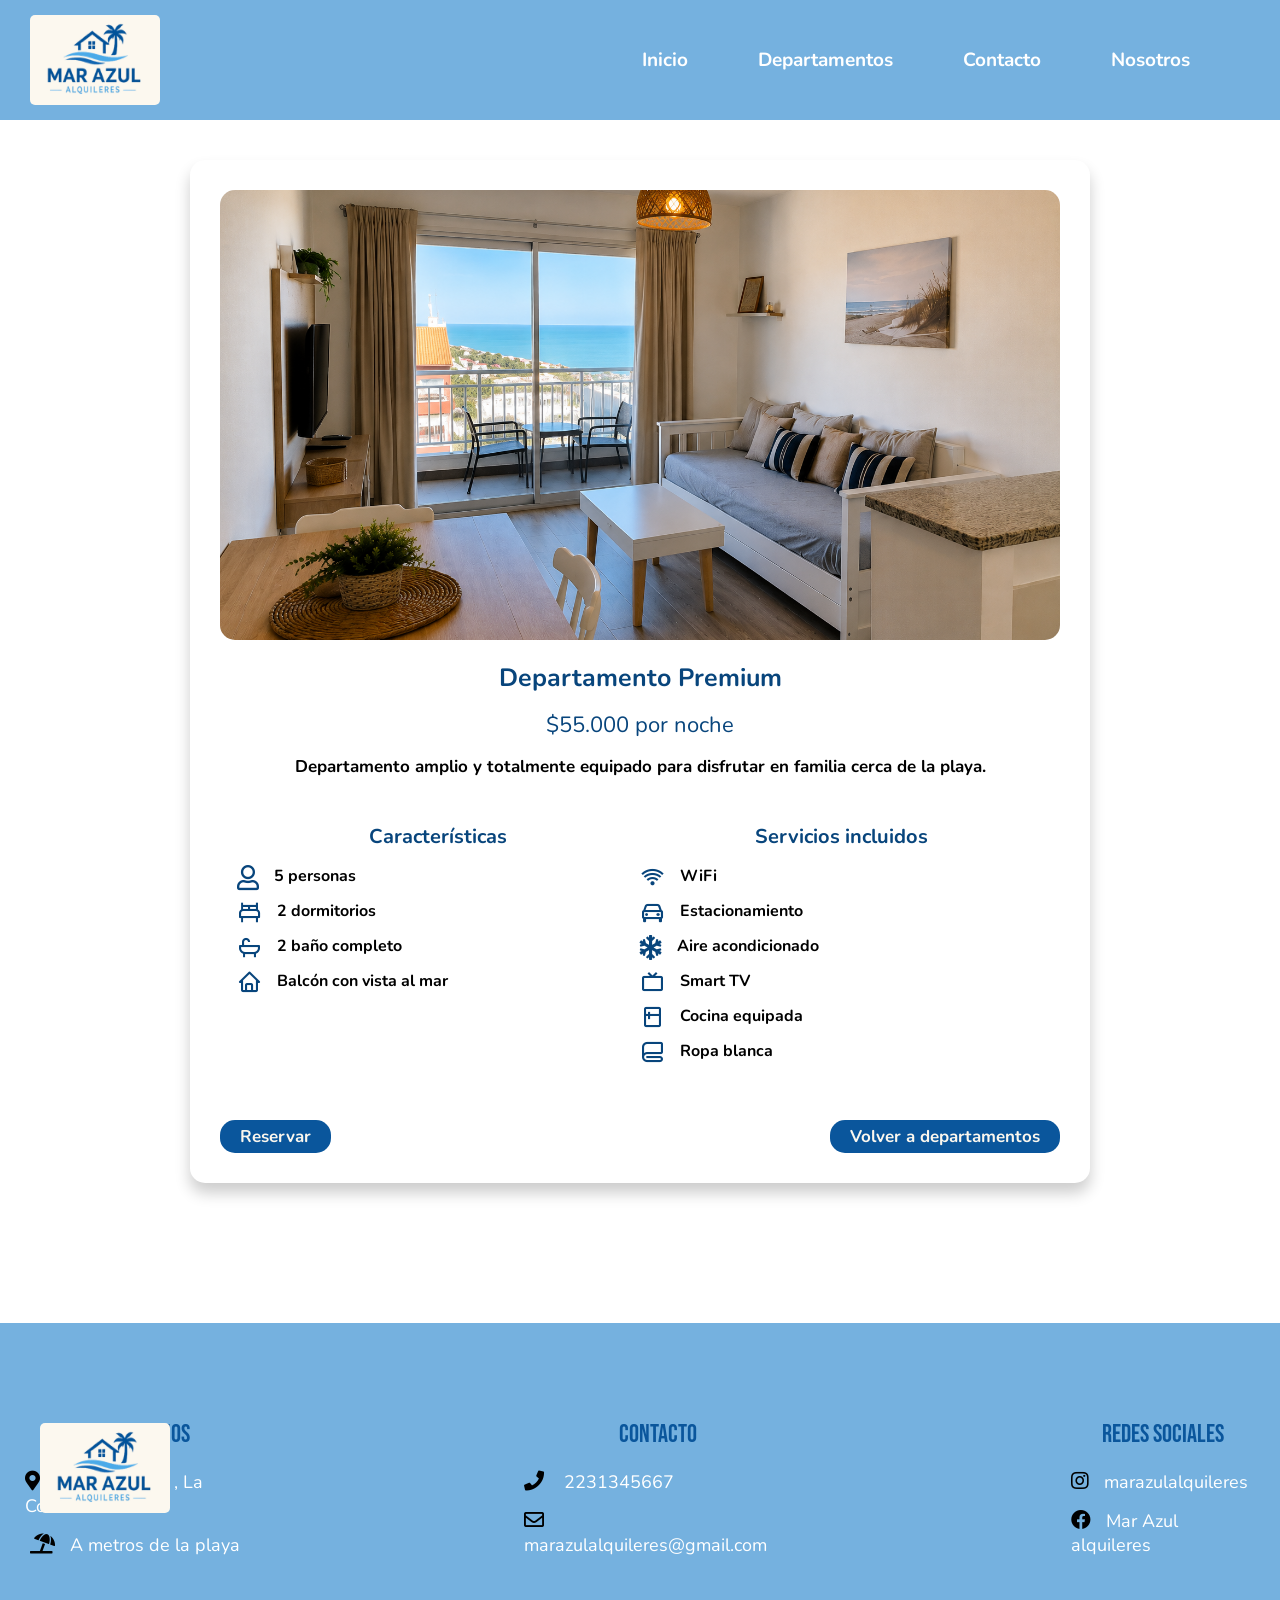
<file: Departamentos/premiun.html>
<!DOCTYPE html>
<html lang="es">

<head>
    <meta charset="UTF-8">
    <meta name="viewport" content="width=device-width, initial-scale=1.0">
    <title>Mar Azul - Departamentos</title>

    <!--ICONOS-->
    <link href='https://unpkg.com/boxicons@2.1.4/css/boxicons.min.css' rel='stylesheet'>
    <link rel="stylesheet" href="https://cdnjs.cloudflare.com/ajax/libs/font-awesome/5.15.4/css/all.min.css">

    
    <!--ESTILOS CSS-->
    <link rel="stylesheet" href="../styles.css">

    <!--TIPOGRAFÍAS DE GOOGLE FONTS-->
    <link href="https://fonts.googleapis.com/css2?family=Nunito:wght@400;700&display=swap" rel="stylesheet">
    <link href="https://fonts.googleapis.com/css2?family=Bebas+Neue&display=swap" rel="stylesheet">

    <!--FAVICON-->
    <link rel="icon" type="image/png" href="/img/favicon-96x96.png">


</head>

<body>

    <header>
        <nav>
            <!--LOGO-->
            <img src="/img/Logo.png" alt="Logo Mar Azul">

            <!--MENÚ DE NAVEGACIÓN-->
            <ul>
                <li>
                    <a href="/index.html">Inicio</a>
                </li>

                <li>
                    <a href="/departamentos.html">Departamentos</a>
                </li>

                <li>
                    <a href="/contacto.html">Contacto</a>
                </li>

                <li>
                    <a href="/nosotros.html">Nosotros</a>
                </li>

            </ul>
        </nav>
    </header>


    <main>

        <section class="departamentos">

            <div class="contenedor-departamentos">

                <!--DEPARTAMENTO-->

                <article class="detalle-departamento">

                    <img src="/img/departamentopremiun.png" alt="Departamento Premium">

                    <div class="info-depto">

                        <h4 class="nombre-depto">Departamento Premium</h4>

                        <p class="precio-depto">$55.000 por noche</p>

                        <p class="depto-descripcion">
                             Departamento amplio y totalmente equipado para disfrutar en familia cerca de la playa.
                        </p>

                        <div class="detalles-depto">

                            <!--DEPARTAMENTO CARACTERÍSTICAS-->

                            <div class="caracteristicas-depto">

                                <h4>Características</h4>

                                <p><i class="far fa-user"></i> 5 personas</p>

                                <p><i class='bx bx-bed'></i> 2 dormitorios</p>

                                <p><i class='bx bx-bath'></i> 2 baño completo</p>

                                <p><i class='bx bx-home'></i> Balcón con vista al mar</p>

                            </div>

                            <!--DEPARTAMENTO SERVICIOS-->

                            <div class="servicios-depto">

                                <h4>Servicios incluidos</h4>

                                <p><i class='bx bx-wifi'></i> WiFi</p>

                                <p><i class='bx bx-car'></i> Estacionamiento</p>

                                <p> <i class="fas fa-snowflake"></i>Aire acondicionado</p>

                                <p><i class='bx bx-tv'></i> Smart TV</p>

                                <p><i class='bx bx-fridge'></i>Cocina equipada</p>

                                 <p><i class='bx bx-blanket'></i> Ropa blanca</p>


                            </div>
                        </div>

                        <div class="botones-depto">
                            <a href="/reservar.html" class="reservar">Reservar</a>

                            <a href="/departamentos.html" class="boton-volver">Volver a departamentos</a>
                        </div>


                    </div>

                </article>

            </div>
        </section>

    </main>

    <!--PIE DE PÁGINA-->

    <footer>

        <!--LOGO-->

        <img src="/img/Logo.png" alt="Logo Mar Azul">

        <div class="footer">

            <!--UBICACIÓN-->

            <div class="footer-ubicacion">

                <h4>ENCONTRANOS</h4>

                <a href="#"><i class="fas fa-map-marker-alt"></i>San Clemente , La Costa</a>

                <p><i class="fas fa-umbrella-beach"></i>A metros de la playa</p>

            </div>

            <!--CONTACTO-->

            <div class="footer-contacto">

                <h4>CONTACTO</h4>

                <a href="#"><i class="fas fa-phone"></i> 2231345667</a>

                <a href="#"><i class="far fa-envelope"></i>marazulalquileres@gmail.com</a>

            </div>

            <!--REDES SOCIALES-->

            <div class="footer-redes">

                <h4>REDES SOCIALES</h4>

                <a href="#"><i class="fab fa-instagram"></i>marazulalquileres</a>

                <a href="#"><i class="fab fa-facebook"></i>Mar Azul alquileres</a>

            </div>

        </div>
        <p>© 2026 Mar Azul Alquileres - Todos los derechos reservados</p>

    </footer>

</body>

</html>
</file>
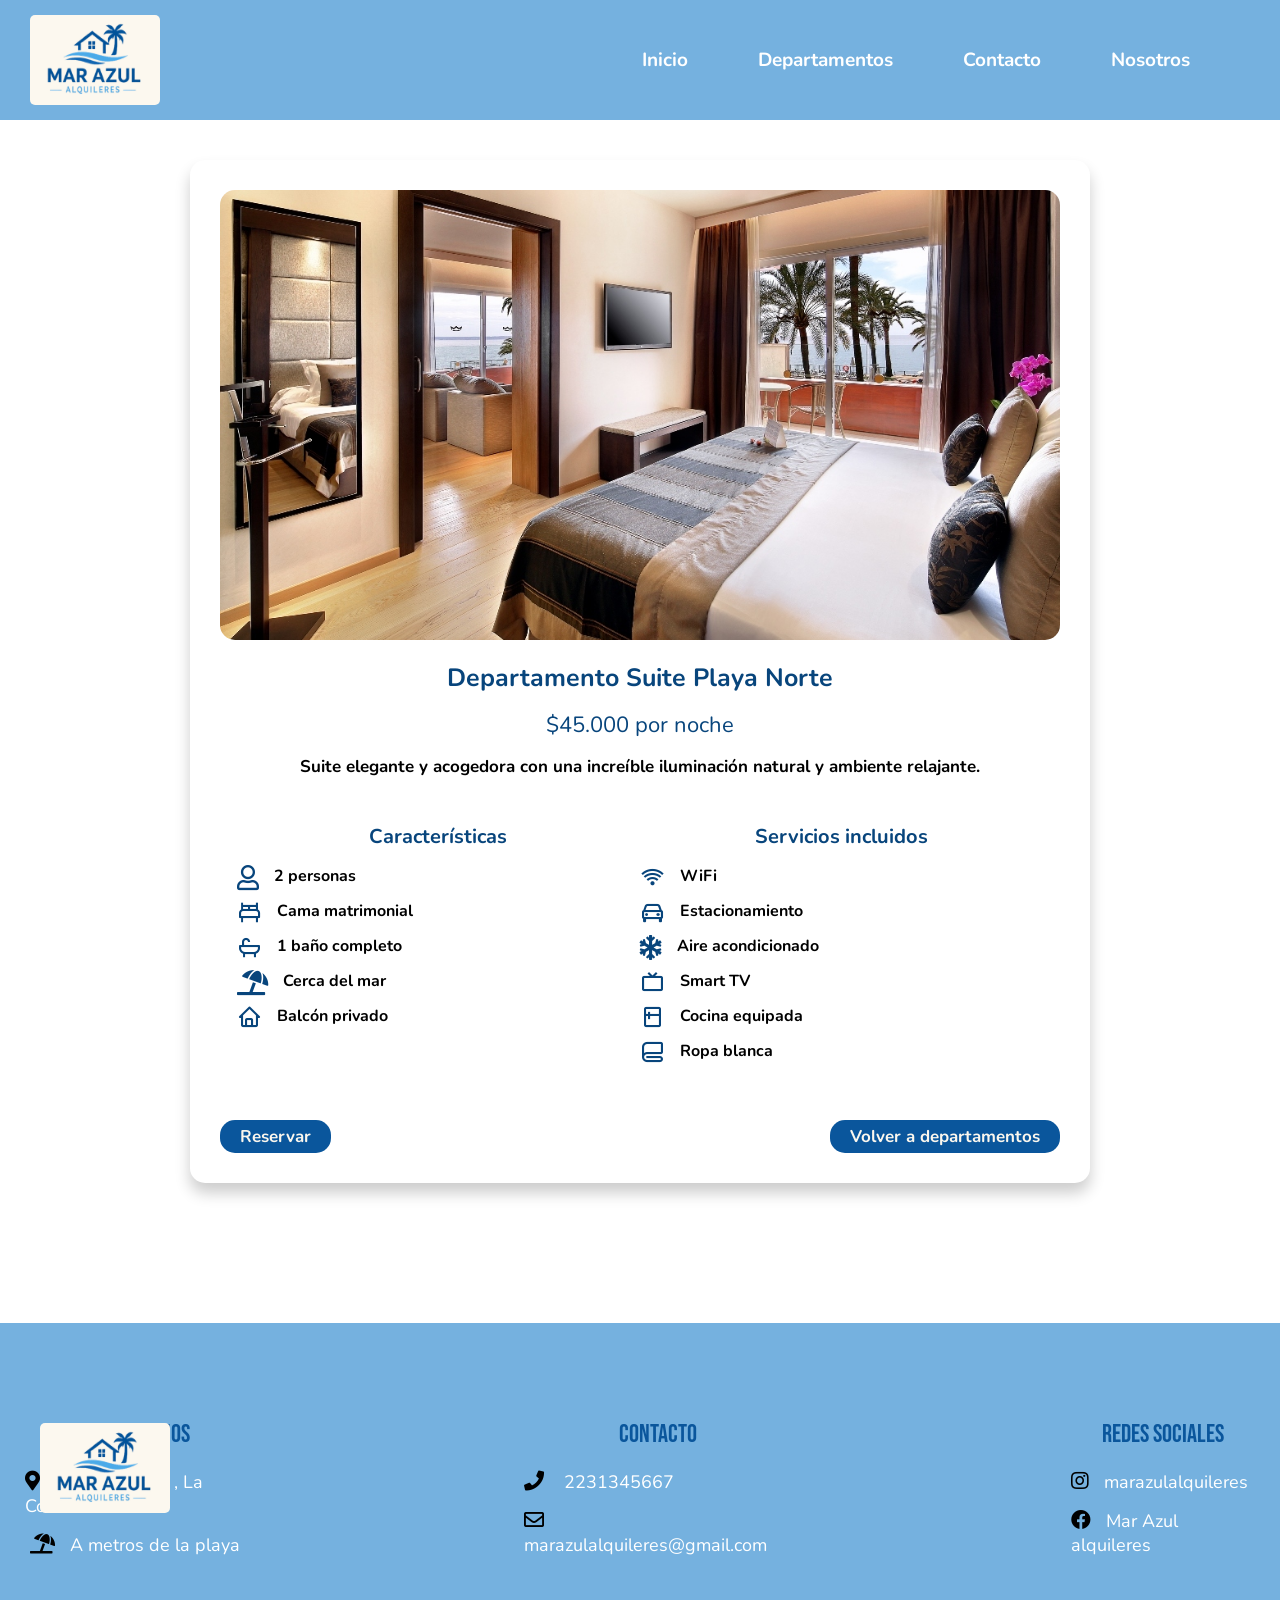
<file: Departamentos/suite_playa_norte.html>
<!DOCTYPE html>
<html lang="es">

<head>
    <meta charset="UTF-8">
    <meta name="viewport" content="width=device-width, initial-scale=1.0">
    <title>Mar Azul - Departamentos</title>

    <!--ICONOS-->
    <link href='https://unpkg.com/boxicons@2.1.4/css/boxicons.min.css' rel='stylesheet'>
    <link rel="stylesheet" href="https://cdnjs.cloudflare.com/ajax/libs/font-awesome/5.15.4/css/all.min.css">

    <!--ESTILOS CSS-->
    <link rel="stylesheet" href="../styles.css">

    <!--TIPOGRAFÍAS DE GOOGLE FONTS-->
    <link href="https://fonts.googleapis.com/css2?family=Nunito:wght@400;700&display=swap" rel="stylesheet">
    <link href="https://fonts.googleapis.com/css2?family=Bebas+Neue&display=swap" rel="stylesheet">

    <!--FAVICON-->
    <link rel="icon" type="image/png" href="/img/favicon-96x96.png">

</head>

<body>


    <header>
        <nav>
            <!--LOGO-->
            <img src="/img/Logo.png" alt="Logo Mar Azul">

            <!--MENÚ DE NAVEGACIÓN-->
            <ul>
                <li>
                    <a href="/index.html">Inicio</a>
                </li>

                <li>
                    <a href="/departamentos.html">Departamentos</a>
                </li>

                <li>
                    <a href="/contacto.html">Contacto</a>
                </li>

                <li>
                    <a href="/nosotros.html">Nosotros</a>
                </li>

            </ul>
        </nav>
    </header>


    <main>

        <section class="departamentos">

            <div class="contenedor-departamentos">

                <!--DEPARTAMENTO-->

                <article class="detalle-departamento">

                    <img src="/img/suiteplayanorte.png" alt="Departamento Suite Playa Norte">

                    <div class="info-depto">

                        <h4 class="nombre-depto">Departamento Suite Playa Norte</h4>

                        <p class="precio-depto">$45.000 por noche</p>

                        <p class="depto-descripcion">
                            Suite elegante y acogedora con una increíble iluminación natural y ambiente relajante.
                        </p>

                        <div class="detalles-depto">

                            <!--DEPARTAMENTO CARACTERÍSTICAS-->

                            <div class="caracteristicas-depto">

                                <h4>Características</h4>

                                <p><i class="far fa-user"></i> 2 personas</p>

                                <p><i class='bx bx-bed'></i> Cama matrimonial</p>

                                <p><i class='bx bx-bath'></i> 1 baño completo</p>

                                <p> <i class="fas fa-umbrella-beach"></i>Cerca del mar</p>

                                <p><i class='bx bx-home'></i> Balcón privado</p>

                            </div>

                            <!--DEPARTAMENTO SERVICIOS-->

                            <div class="servicios-depto">

                                <h4>Servicios incluidos</h4>

                                <p><i class='bx bx-wifi'></i> WiFi</p>

                                <p><i class='bx bx-car'></i> Estacionamiento</p>

                                <p> <i class="fas fa-snowflake"></i>Aire acondicionado</p>

                                <p><i class='bx bx-tv'></i> Smart TV</p>

                                <p><i class='bx bx-fridge'></i>Cocina equipada</p>

                                <p><i class='bx bx-blanket'></i> Ropa blanca</p>


                            </div>
                        </div>

                        <div class="botones-depto">
                            <a href="/reservar.html" class="reservar">Reservar</a>

                            <a href="/departamentos.html" class="boton-volver">Volver a departamentos</a>
                        </div>


                    </div>

                </article>

            </div>
        </section>

    </main>

    <!--PIE DE PÁGINA-->

    <footer>

        <!--LOGO-->

        <img src="/img/Logo.png" alt="Logo Mar Azul">

        <div class="footer">

            <!--UBICACIÓN-->

            <div class="footer-ubicacion">

                <h4>ENCONTRANOS</h4>

                <a href="#"><i class="fas fa-map-marker-alt"></i>San Clemente , La Costa</a>

                <p><i class="fas fa-umbrella-beach"></i>A metros de la playa</p>

            </div>

            <!--CONTACTO-->

            <div class="footer-contacto">

                <h4>CONTACTO</h4>

                <a href="#"><i class="fas fa-phone"></i> 2231345667</a>

                <a href="#"><i class="far fa-envelope"></i>marazulalquileres@gmail.com</a>

            </div>

            <!--REDES SOCIALES-->

            <div class="footer-redes">

                <h4>REDES SOCIALES</h4>

                <a href="#"><i class="fab fa-instagram"></i>marazulalquileres</a>

                <a href="#"><i class="fab fa-facebook"></i>Mar Azul alquileres</a>

            </div>

        </div>

        <p>© 2026 Mar Azul Alquileres - Todos los derechos reservados</p>

    </footer>
</body>

</html>
</file>
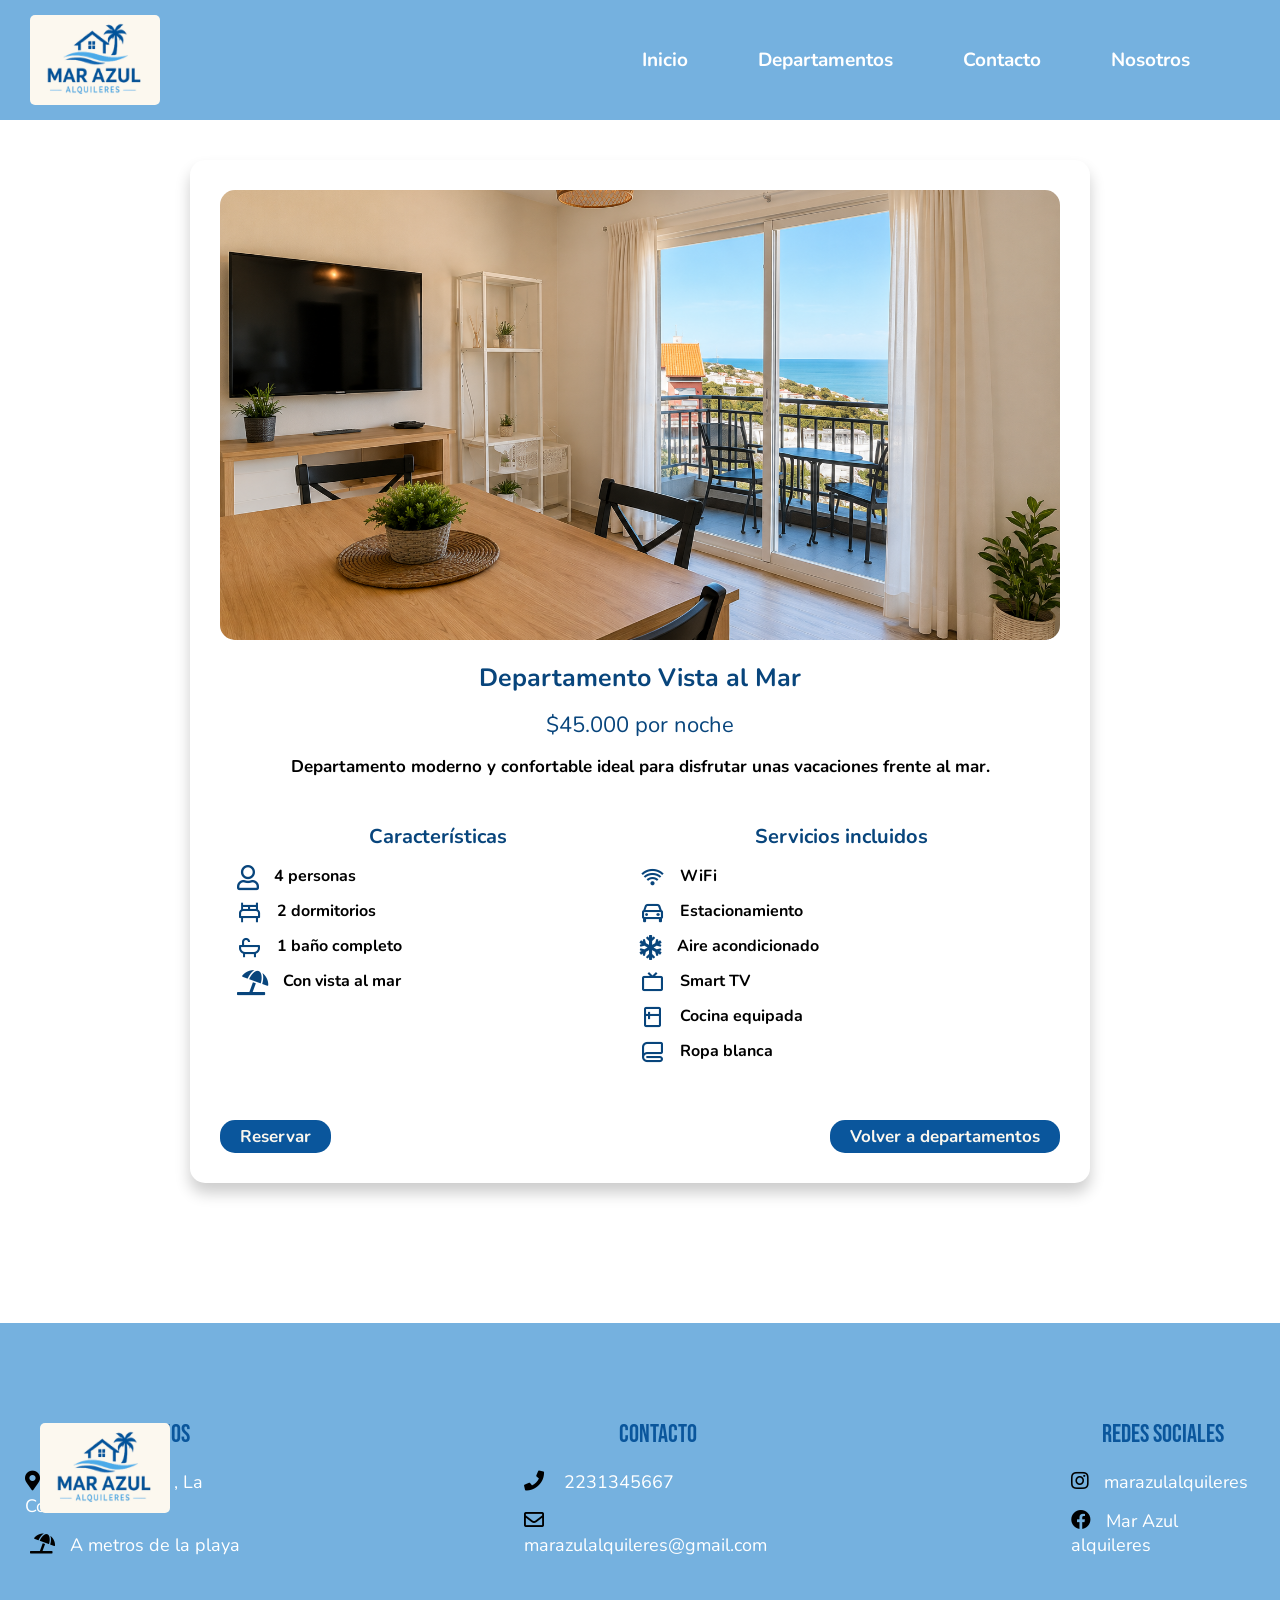
<file: Departamentos/vista_al_mar.html>
<!DOCTYPE html>
<html lang="es">

<head>
    <meta charset="UTF-8">
    <meta name="viewport" content="width=device-width, initial-scale=1.0">
    <title>Mar Azul - Departamentos</title>

    <!--ICONOS-->
    <link href='https://unpkg.com/boxicons@2.1.4/css/boxicons.min.css' rel='stylesheet'>
    <link rel="stylesheet" href="https://cdnjs.cloudflare.com/ajax/libs/font-awesome/5.15.4/css/all.min.css">


    <!--TIPOGRAFÍAS DE GOOGLE FONTS-->
    <link href="https://fonts.googleapis.com/css2?family=Nunito:wght@400;700&display=swap" rel="stylesheet">
    <link href="https://fonts.googleapis.com/css2?family=Bebas+Neue&display=swap" rel="stylesheet">

    <!--FAVICON-->
    <link rel="icon" type="image/png" href="/img/favicon-96x96.png">

    <!--ESTILOS CSS-->
    <link rel="stylesheet" href="../styles.css">

</head>

<body>


    <header>
        <nav>
            <!--LOGO-->
            <img src="/img/Logo.png" alt="Logo Mar Azul">

            <!--MENÚ DE NAVEGACIÓN-->
            <ul>
                <li>
                    <a href="/index.html">Inicio</a>
                </li>

                <li>
                    <a href="/departamentos.html">Departamentos</a>
                </li>

                <li>
                    <a href="/contacto.html">Contacto</a>
                </li>

                <li>
                    <a href="/nosotros.html">Nosotros</a>
                </li>

            </ul>
        </nav>
    </header>


    <main>

        <section class="departamentos">

            <div class="contenedor-departamentos">

                <!--DEPARTAMENTO-->

                <article class="detalle-departamento">

                    <img src="/img/deptodestacado1.png" alt="Departamento Vista al Mar">

                    <div class="info-depto">

                        <h4 class="nombre-depto">Departamento Vista al Mar</h4>

                        <p class="precio-depto">$45.000 por noche</p>

                        <p class="depto-descripcion">
                            Departamento moderno y confortable ideal para disfrutar unas vacaciones frente al mar.
                        </p>

                        <div class="detalles-depto">

                            <!--DEPARTAMENTO CARACTERÍSTICAS-->

                            <div class="caracteristicas-depto">

                                <h4>Características</h4>

                                <p><i class="far fa-user"></i> 4 personas</p>

                                <p><i class='bx bx-bed'></i> 2 dormitorios</p>

                                <p><i class='bx bx-bath'></i> 1 baño completo</p>

                                <p><i class="fas fa-umbrella-beach"></i> Con vista al mar</p>
                            </div>

                            <!--DEPARTAMENTO SERVICIOS-->

                            <div class="servicios-depto">

                                <h4>Servicios incluidos</h4>

                                <p><i class='bx bx-wifi'></i> WiFi</p>

                                <p><i class='bx bx-car'></i> Estacionamiento</p>

                                <p> <i class="fas fa-snowflake"></i>Aire acondicionado</p>

                                <p><i class='bx bx-tv'></i> Smart TV</p>

                                <p><i class='bx bx-fridge'></i>Cocina equipada</p>

                                <p><i class='bx bx-blanket'></i> Ropa blanca</p>


                            </div>
                        </div>

                        <div class="botones-depto">
                            <a href="/reservar.html" class="reservar">Reservar</a>

                            <a href="/departamentos.html" class="boton-volver">Volver a departamentos</a>
                        </div>


                    </div>

                </article>

            </div>
        </section>

    </main>

    <!--PIE DE PÁGINA-->

    <footer>

        <!--LOGO-->

        <img src="/img/Logo.png" alt="Logo Mar Azul">

        <div class="footer">

            <!--UBICACIÓN-->

            <div class="footer-ubicacion">

                <h4>ENCONTRANOS</h4>

                <a href="#"><i class="fas fa-map-marker-alt"></i>San Clemente , La Costa</a>

                <p><i class="fas fa-umbrella-beach"></i>A metros de la playa</p>

            </div>

            <!--CONTACTO-->

            <div class="footer-contacto">

                <h4>CONTACTO</h4>

                <a href="#"><i class="fas fa-phone"></i> 2231345667</a>

                <a href="#"><i class="far fa-envelope"></i>marazulalquileres@gmail.com</a>

            </div>

            <!--REDES SOCIALES-->

            <div class="footer-redes">

                <h4>REDES SOCIALES</h4>

                <a href="#"><i class="fab fa-instagram"></i>marazulalquileres</a>

                <a href="#"><i class="fab fa-facebook"></i>Mar Azul alquileres</a>

            </div>

        </div>
        <p>© 2026 Mar Azul Alquileres - Todos los derechos reservados</p>

    </footer>

</body>

</html>
</file>
<file: styles.css>
/*Elimina los margenes y paddings que agrega el navegador por defecto*/
* {
    margin: 0;
    padding: 0;
    box-sizing: border-box;
    /*Hace que el tamaño de los elementos sea más fácil de controlar*/

}

/*Título*/
h1 {
    font-family: 'Bebas Neue', sans-serif;
    text-align: center;
    font-size: 35px;
    color: #0a569c;
    font-weight: normal;
    margin-top: 40px;
}

body {
    font-family: 'Nunito', sans-serif;
}

/*Agrega una línea decorativa debajo del titulo*/
h1::after {
    content: "";
    display: block;
    width: 150px;
    height: 4px;
    background-color: #0a569c;
    margin: 10px auto;
    border-radius: 10px;
}


/*********************************MENÚ DE NAVEGACIÓN******************************/
nav {
    background-color: #75b1df;
    display: flex;
    align-items: center;
    padding: 15px 15px;
    justify-content: space-between;
}

/*Logo*/
nav img,
footer img {
    width: 130px;
    height: 90px;
    border-radius: 5px;
    margin-left: 15px;

}

/*Lista de navegación*/
nav ul {
    display: flex;
    list-style: none;
    align-items: center;
    padding-right: 40px;
    /*para correr los enlaces un poco hacia la derecha*/
}

/*Elementos de la lista de navegación*/
nav li {
    margin: 0 35px;
    /*Espacio entre los elementos*/

}

/*Enlaces del menú*/
nav a {
    text-decoration: none;
    color: #ffffff;
    font-size: 19px;
    font-weight: bold;
    font-family: 'Nunito', sans-serif;

}

/*Efectos para los enlaces del menú*/
nav a:hover {
    border-bottom: 2px solid #fbf7ee;
    /*Linea debajo*/
    padding-bottom: 5px;
    color: #dff1ff;
}




/************************** INICIO *****************************/
.inicio {
    background-color: #fbf7ee;
    padding: 40px;
    display: flex;
    justify-content: space-between;
    /* separa texto e imagen */
    align-items: center;
    margin: 30px;
    font-size: 19px;
    border-radius: 20px;
}

/* Contenedor de los textos*/
.inicio-texto {
    text-align: center;
    display: flex;
    flex-direction: column;
    align-items: center;
    position: relative;
    left: 280px;
}

/*Parrafos*/
.inicio-texto p {
    margin-bottom: 10px;

}

.texto1,
.texto3 {
    text-transform: uppercase;
    font-family: 'Bebas Neue', sans-serif;
    font-size: 30px;
}

.texto2 {
    margin: 15px;
    font-size: 20px;
}

.texto3 {
    color: #0a569c;
}

/* IMAGEN */
.inicio-img {
    flex: 0 0 auto;
    /* El elemento no crece ni se achica */
    display: flex;
    justify-content: flex-start;
    /*Alinea los elementos a la izquierda (horizontalmente)*/
    align-items: center;
}

/*Imagen*/
.inicio-img img {
    width: 800px;
    height: auto;
    border-radius: 15px;
    display: block;
    box-shadow: 0 8px 16px rgba(0, 0, 0, 0.15);
}

/*Botón*/
.inicio a,
button {
    background-color: #0a569c;
    color: #fbf7ee;
    padding: 4px;
    border-radius: 15px;
    font-weight: bold;
    text-decoration: none;
    width: 70%;
    margin-top: 15px;
    display: inline-block;

}

.inicio a:hover {
    background-color: #08457c;

}

/**************************SERVICIOS****************************/


/*Contenedor de los servicios y nosotros*/
.contenedor-servicios,
.contenedor-elegirnos {
    display: flex;
    flex-wrap: wrap;
    justify-content: center;
    margin: 20px;
}

/*Cada caja de los servicios y cada elegirnos*/
.servicio,
.card-elegir {
    background-color: white;
    box-shadow: 0px 10px 15px rgba(0, 0, 0, 0.2);
    padding: 30px;
    text-align: center;
    margin: 30px;
    width: 250px;
    height: 220px;
    border-radius: 20px;
}

/*Iconos*/
.servicio i,
.card-elegir i {
    font-size: 45px;
    color: #0a569c;
    margin-bottom: 10px;
}

/*Nombre del servicio */
.servicio h4,
.card-elegir h4 {
    color: #0a569c;
    font-size: 18px;
    margin-top: 10px;
    margin-bottom: 10px;
}

/*Descripción del servicio*/
.servicio p,
.card-elegir p {
    font-weight: bold;
    margin-top: 10px;
}

.servicio:hover {
    box-shadow: 0 8px 16px #3f2c0e;
}

/**********************************DEPARTAMENTOS DESTACADOS*************************/

/*Titulo*/
h2 {
    font-family: 'Bebas Neue', sans-serif;
    text-align: center;
    font-size: 35px;
    color: #0a569c;
    font-weight: normal;
    margin-top: 40px;
}

/*Contenedor de los departamentos destacados*/
.contenedor-deptodestacados {
    display: flex;
    justify-content: center;
    flex-wrap: wrap;
    margin-top: 40px;
    background-color: white;
}

/*Línea decorativa debajo del titulo*/
.departamentos-destacados h2::after {
    content: "";
    display: block;
    width: 150px;
    height: 4px;
    background-color: #0a569c;
    margin: 10px auto;
    border-radius: 10px;
}

/*Cada tarjeta de los departamentos*/
.depto-destacado {
    margin: 40px;
    background-color: white;
    border-radius: 15px;
    padding-bottom: 20px;
    box-shadow: 0px 10px 15px rgba(0, 0, 0, 0.2);
    padding: 20px;
    margin: 40px;
}

/*Imagen de cada departamento*/
.depto-destacado img,
.departamento img {
    width: 500px;
    height: auto;
    border-radius: 15px;
    display: block;
}

/*Información de cada departamento*/
.info-depto {
    text-align: center;
}

/*Nombre del departamento*/
.info-depto h4 {
    text-align: center;
    justify-content: center;
    color: #08457c;
    margin: 15px;
    font-size: 20px;

}

.datos-depto {
    display: flex;
    justify-content: space-between;
    align-items: center;
    margin: 15px 0;
}

.datos-depto p {
    margin: 0;
}

/*Iconos*/
.info-depto i {
    color: #08457c;
    font-size: 25px;
    margin-right: 5px;
}

/*Botón de ver más*/
.info-depto a {
    background-color: #0a569c;
    color: #fbf7ee;
    padding: 5px 20px;
    border-radius: 15px;
    font-weight: bold;
    text-decoration: none;
    margin-top: 15px;
    display: inline-block;
    font-size: 14px;
}

.info-depto a:hover {
    background-color: #08457c;
}

/******************INFORMACIÓN PARA EL CLIENTE ***************************/

/* Contenedor principal de la sección */
.informacion-cliente {
    background-color: #fbf7ee;
    padding: 30px;
    display: flex;
    /* Coloca las columnas una al lado de la otra */
    font-size: 17px;
    margin: 30px;
    border-radius: 20px;
    justify-content: space-between;
    /* Separa las dos columnas */

}

/* Línea decorativa debajo de los títulos */
.informacion-cliente h2::after {
    content: "";
    display: block;
    width: 150px;
    height: 4px;
    background-color: #0a569c;
    margin: 10px auto;
    border-radius: 10px;
}

/****************** SOBRE NOSOTROS ***************************/

/* Columna izquierda */
.sobre-nosotros {
    width: 45%;
}

/* Contenedor del texto y la imagen */
.contenido-nosotros {
    display: flex;
    align-items: center;
    margin: 30px;
    margin-left: 30px;
}

/* Párrafos de la sección */
.sobre-nosotros p {
    font-size: 17px;
    line-height: 1.6;
    /* Espaciado entre líneas */
    width: 40%;
}

/* Imagen de la sección */
.sobre-nosotros img {
    width: 220px;
    height: 220px;
    border-radius: 10px;
    object-fit: cover;
    margin-left: 50px;
}

/****************** OPINIONES DE HUÉSPEDES ***************************/

/* Columna derecha */
.opiniones-huespedes {
    width: 55%;
}

/* Contenedor de las tarjetas de opiniones */
.contenedor-opiniones {
    display: flex;
    /* Tarjetas una al lado de la otra */

}

/* Tarjeta individual de opinión */
.huesped {
    background-color: white;
    margin: 25px;
    border-radius: 10px;
    padding: 20px;
    box-shadow: 0px 4px 8px rgba(0, 0, 0, 0.08);

}

/* Texto principal de cada opinión */
.huesped p {
    font-weight: bold;
    margin: 10px;
}


/************************DEPARTAMENTOS*********************************/

/*Titulo de la página*/
.departamentos h1 {
    margin-top: 50px;
    margin-bottom: 50px;
}

/*Contenedor de los departamentos*/
.contenedor-departamentos {
    display: flex;
    flex-wrap: wrap;
    justify-content: center;

}

/*Cada tarjeta de los departamentos */
.departamento {
    width: 500px;
    /* probá entre 400 y 450 */
    background-color: white;
    border-radius: 15px;
    padding: 20px;
    box-shadow: 0px 10px 15px rgba(0, 0, 0, 0.2);
    box-sizing: border-box;
    margin: 30px;
}

/*Imágemes*/
.departamento img {
    width: 100%;
    height: 280px;
    object-fit: cover;
    border-radius: 15px;
    display: block;
}

/*Precio de cada departamento*/
.precio {
    color: #08457c;
    margin: 15px;
    font-size: 20px;
}

/************************PÁGINA DE CADA DEPARTAMENTOS**************************/
/*Descripción de cada departamento*/
.depto-descripcion {
    font-size: 17px;
    font-weight: 700;
}
/*Precio de cada departamento*/
.precio-depto {
    color: #08457c;
    margin: 15px;
    font-size: 22px;
}
/*Cada tarjeta de los departamentos */
.detalle-departamento {
    width: 900px;
    background-color: white;
    border-radius: 15px;
    padding: 30px;
    box-shadow: 0px 10px 15px rgba(0, 0, 0, 0.2);
    margin: 40px auto;
}
/*Nombre del departamento*/
.nombre-depto {
    font-size: 25px !important;
}
/*Detalle del departamento caracteristicas y servicios*/
.detalles-depto {
    display: flex;
    justify-content: center;
    align-items: flex-start;
    margin-top: 30px;
}
/*Imagen del departamento*/
.detalle-departamento img {
    width: 100%;
    height: 450px;
    object-fit: cover;
    border-radius: 15px;
}
.caracteristicas-depto,
.servicios-depto {
    width: 48%;
    font-weight: bold;
}

.caracteristicas-depto p,
.servicios-depto p {
    display: flex;
    gap: 10px;
    margin: 10px 0;
    font-size: 16px;
}
.botones-depto{
    display: flex;
    justify-content: space-between;
    margin-top: 30px;
}

.reservar,
.boton-volver{
    text-decoration: none;
    padding: 12px 25px;
    border-radius: 20px;
}
.boton-volver ,.reservar{
    font-size: 17px !important;
   
}

/************************ FORMULARIO  DE CONTACTO Y RESERVA *********************************/

/* Línea decorativa debajo de los títulos */
.titulo-reserva::after {
    content: "";
    display: block;
    width: 150px;
    height: 4px;
    background-color: #0a569c;
    margin: 10px auto;
    border-radius: 10px;
}
/*Estilos de los formularios*/
.formulario-contacto, .formulario-reservar {
    background-color: #fbf7ee;
    max-width: 500px;
    /* Ancho máximo */
    margin: 50px auto;
    /* Centra el formulario horizontalmente */
    padding: 30px;
    display: flex;
    flex-direction: column;
    /* Elementos uno debajo del otro */
    font-size: 15px;
    box-shadow: 0px 10px 15px rgba(0, 0, 0, 0.2);
    /* Sombra */
    border-radius: 10px;
}

/* Texto descriptivo debajo del título */
.texto-formulario {
    font-weight: bold;
    text-align: center;
    margin-bottom: 18px;
    font-size: 18px;
}

/* Etiquetas de los campos */
.formulario-contacto label , .formulario-reservar label {
    font-weight: bold;
    text-transform: uppercase;
    text-align: left;
    margin-bottom: 5px;
}

/* Campos de entrada y área de texto */
.formulario-contacto input,
.formulario-contacto textarea,
.formulario-contacto select,
.formulario-reservar input,
.formulario-reservar textarea,
.formulario-reservar select {
    width: 100%;
    padding: 10px;
    margin-bottom: 15px;
    font-family: 'Nunito', sans-serif;
    font-size: 15px;
    border: 1px solid #ccc;
    border-radius: 5px;
    background-color: white;
}

/* Estilo cuando el usuario selecciona un campo */
.formulario-contacto input:focus,
.formulario-contacto textarea:focus,
.formulario-contacto select:focus,
.formulario-reservar input:focus,
.formulario-reservar textarea:focus,
.formulario-reservar select:focus {
    outline: none;
    border-color: #0a569c;
}

/* Estilo de los placeholders */
input::placeholder,
textarea::placeholder {
    color: #0a569c;
    font-size: 15px;
    font-family: 'Nunito', sans-serif;
    font-style: italic;
}
/*Opciones de los departamentos*/
.formulario-reservar select {
    width: 100%;
    padding: 10px;
    margin-bottom: 15px;
    font-family: 'Nunito', sans-serif;
    font-size: 15px;
    border: 1px solid #ccc;
    border-radius: 5px;
    background-color: white;
}
select option:disabled {
    color: #888;
}
.formulario-reservar select,
.formulario-reservar input[type="date"] {
    color: #0a569c;
     font-style: italic;
}
/* Botón de envío */
button {
    font-family: 'Nunito', sans-serif;
    padding: 12px;
    font-size: 15px;
    border: none;
    /* Sin borde */
    cursor: pointer;
    width: 100%;
}

/* Efecto al pasar el mouse sobre el botón */
button:hover {
    background-color: #08457c;
}

/*****************************NOSOTROS*************************/
.nosotros h1 {
    margin: 60px;
}

/*Iconos de los textos*/
.nosotros h1 i,
.texto-ubicacion h2 i,
.servicios h1 i,
.departamentos-destacados h2 i,
.departamentos h1 i {
    color: #0a569c;
    margin-right: 10px;
    font-size: 40px;
}

.contenedor-nosotros {
    background-color: #fbf7ee;
    display: flex;
    align-items: center;
    gap: 50px;
    justify-content: center;
    padding: 40px;
    border-radius: 20px;
    margin: 50px;

}

.frase {
    color: black;
    font-size: 25px;
}

/*Texto de nosotros*/
.contenedor-nosotros p {
    text-align: center;
    font-size: 19px;
    line-height: 1.8;

}

.contenedor-nosotros img {
    width: 550px;
    border-radius: 15px;
    margin-left: 50px;
    box-shadow: 0 8px 16px rgba(0, 0, 0, 0.15);
}

.texto-nosotros {
    width: 50%;
}

/*****************************GALERÍA*************************/

.galeria h2 {
    margin: 50px;
}

.galeria h2::after {
    content: "";
    display: block;
    width: 100px;
    height: 4px;
    background-color: #0a569c;
    margin: 10px auto;
    border-radius: 10px;
}

.contenedor-galeria {
    display: flex;
    justify-content: center;
    flex-wrap: wrap;
    /* permite que bajen de línea si no entran */
}

.galeria img {
    width: 300px;
    margin: 15px;
    border-radius: 10px;
    height: 200px;
    object-fit: cover;
}

.galeria img:hover {
    box-shadow: 0 8px 16px #3f2c0e;
}

/*****************************ELEGIRNOS*************************/

.elegirnos h2::after {
    content: "";
    display: block;
    width: 100px;
    height: 4px;
    background-color: #0a569c;
    margin: 10px auto;
    border-radius: 10px;
}

.card-elegir {
    width: 300px;
    height: 200px;
}

.card-elegir:hover {
    box-shadow: 0 8px 16px #3f2c0e;
}

/*****************************UBICACIÓN*************************/

.ubicacion {
    background-color: #fbf7ee;
    padding: 40px;
    display: flex;
    justify-content: space-between;
    /* separa texto e imagen */
    align-items: center;
    margin: 50px;
    font-size: 19px;
    border-radius: 20px;
}

.texto-ubicacion {
    width: 40%;
}

.texto-ubicacion h2::after {
    content: "";
    display: block;
    width: 100px;
    height: 4px;
    background-color: #0a569c;
    margin: 10px auto;
    border-radius: 10px;
}

.texto-ubicacion h2 {
    margin-bottom: 50px;
}

.texto-ubicacion p {
    font-size: 18px;
    line-height: 1.6;
    text-align: center;
    font-weight: bold;
}

.mapa {
    width: 55%;
}

.mapa iframe {
    width: 100%;
    border-radius: 15px;
}


/*****************************PIE DE PÁGINA*************************/

footer {
    background-color: #75b1df;
    padding: 10px;
    padding-top: 0;
    margin-top: 100px;
    font-family: 'Nunito', sans-serif;
}

footer img {
    position: relative;
    top: 100px;
    margin-left: 30px;
}

.footer {
    display: flex;
    justify-content: center;
}

.footer-ubicacion,
.footer-contacto {
    margin-right: 250px;
}

.footer h4 {
    font-family: 'Bebas Neue', sans-serif;
    color: #0a569c;
    font-size: 25px;
    font-weight: normal;
    margin-bottom: 20px;
    text-align: center;

}

.footer a,
.footer p {
    color: white;
    font-size: 18px;
    margin: 15px;
    font-weight: normal;
    text-decoration: none;
    display: block;

}

.footer i {
    font-size: 20px;
    margin-right: 15px;
    color: black;
}

footer p {
    font-weight: bold;
    text-align: center;
    margin-top: 30px;
    font-size: 15px;
}
</file>
